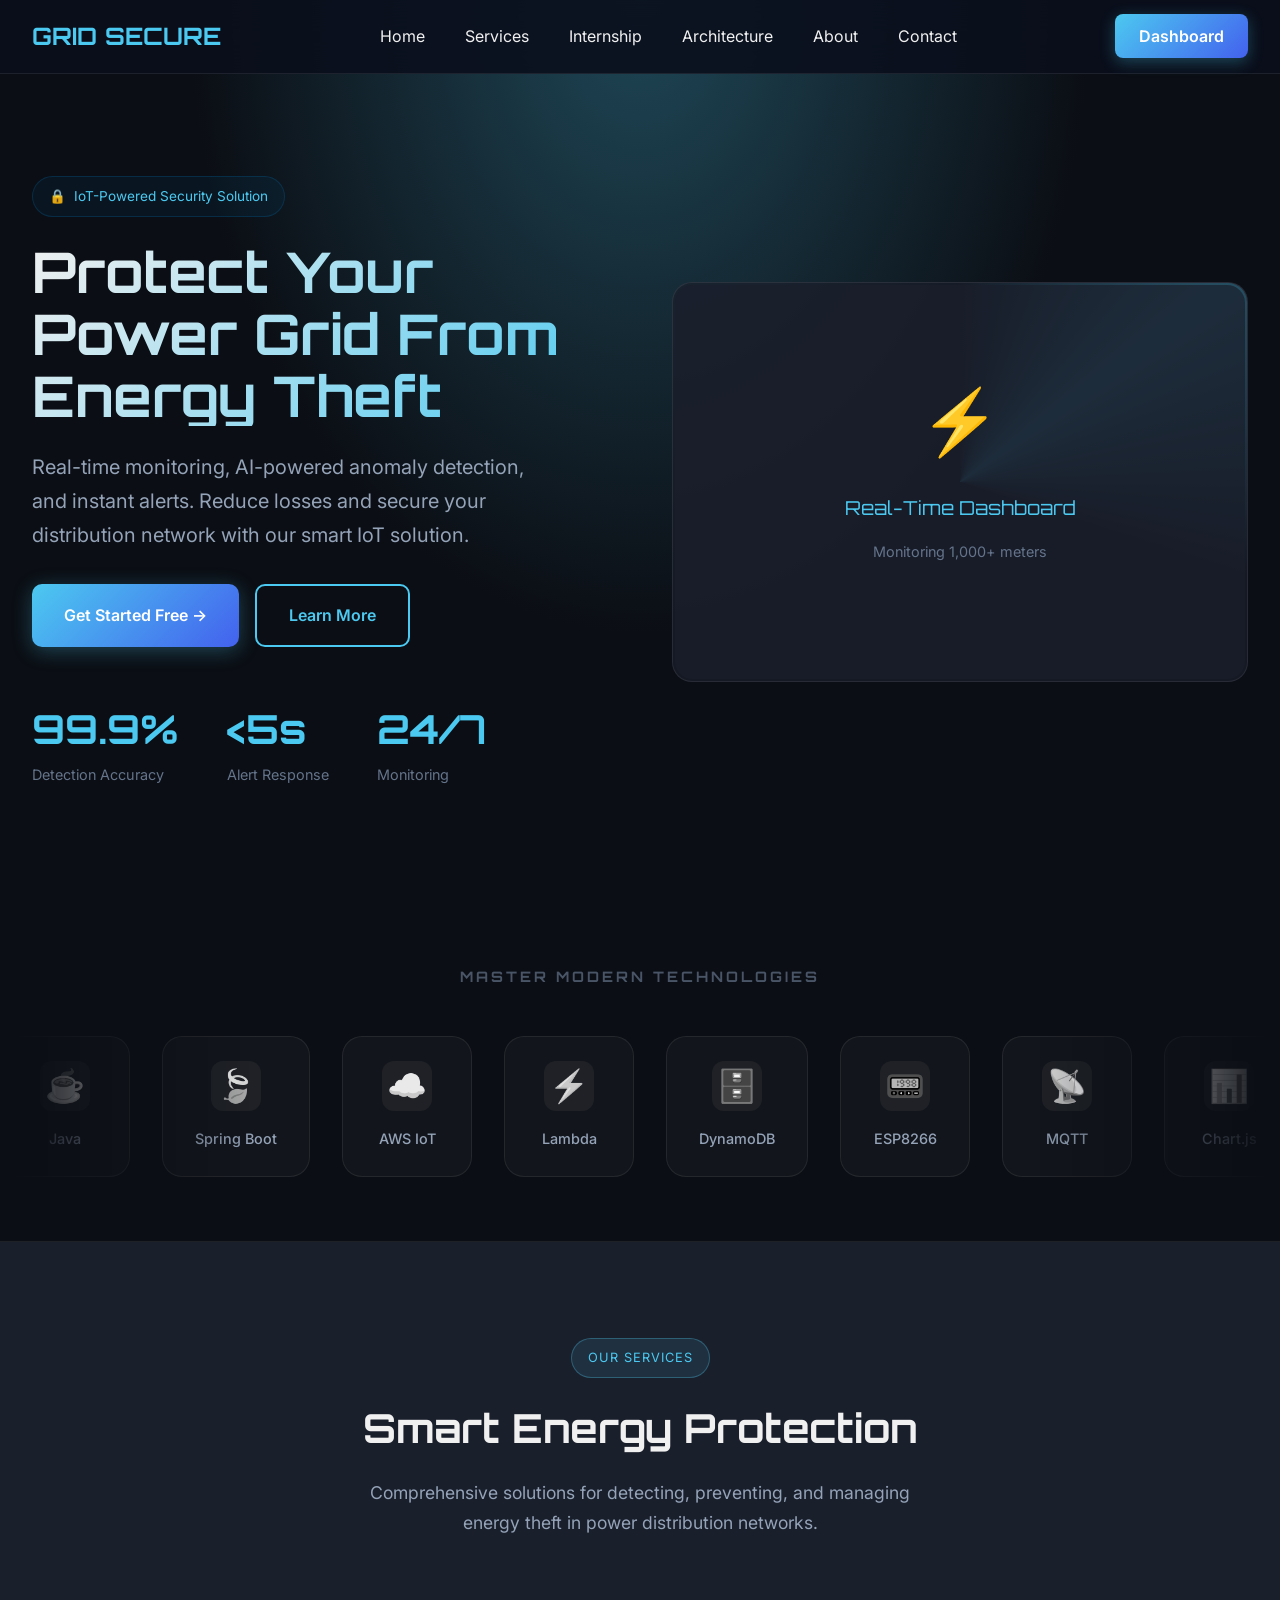
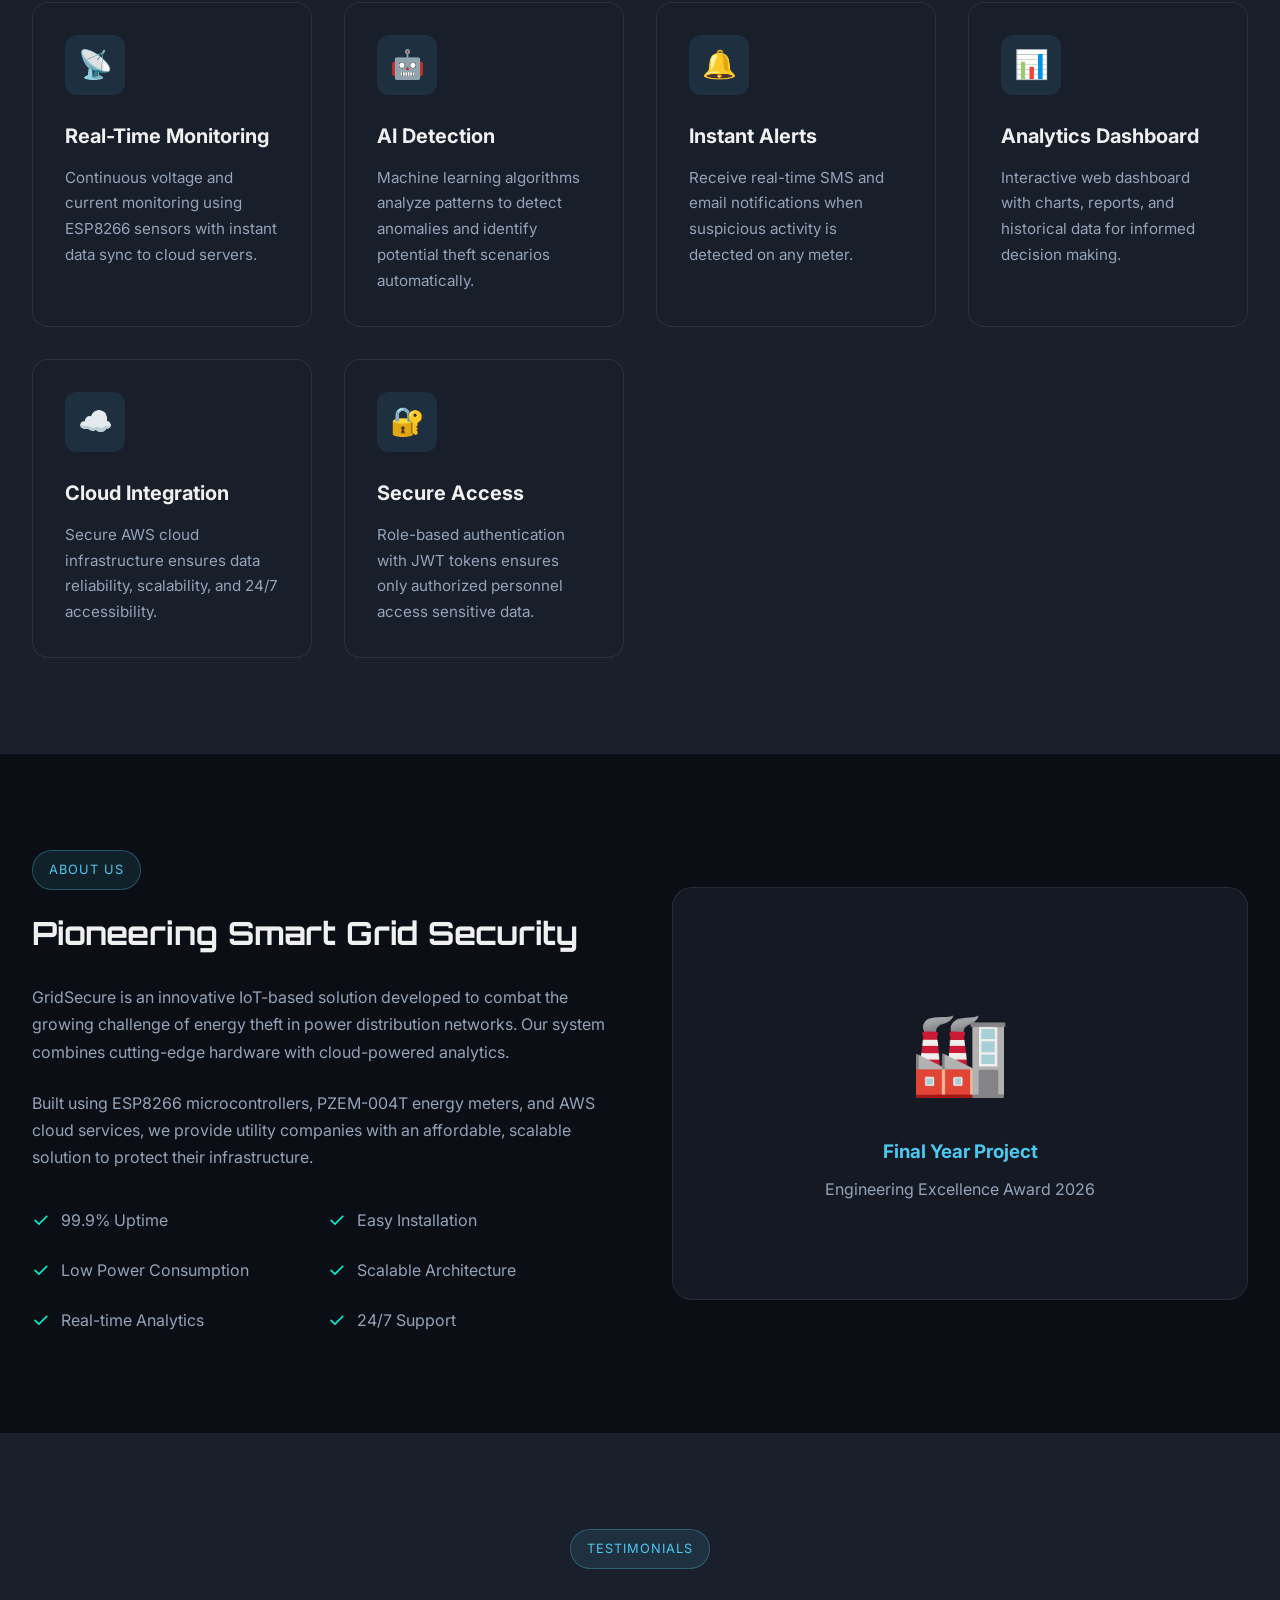
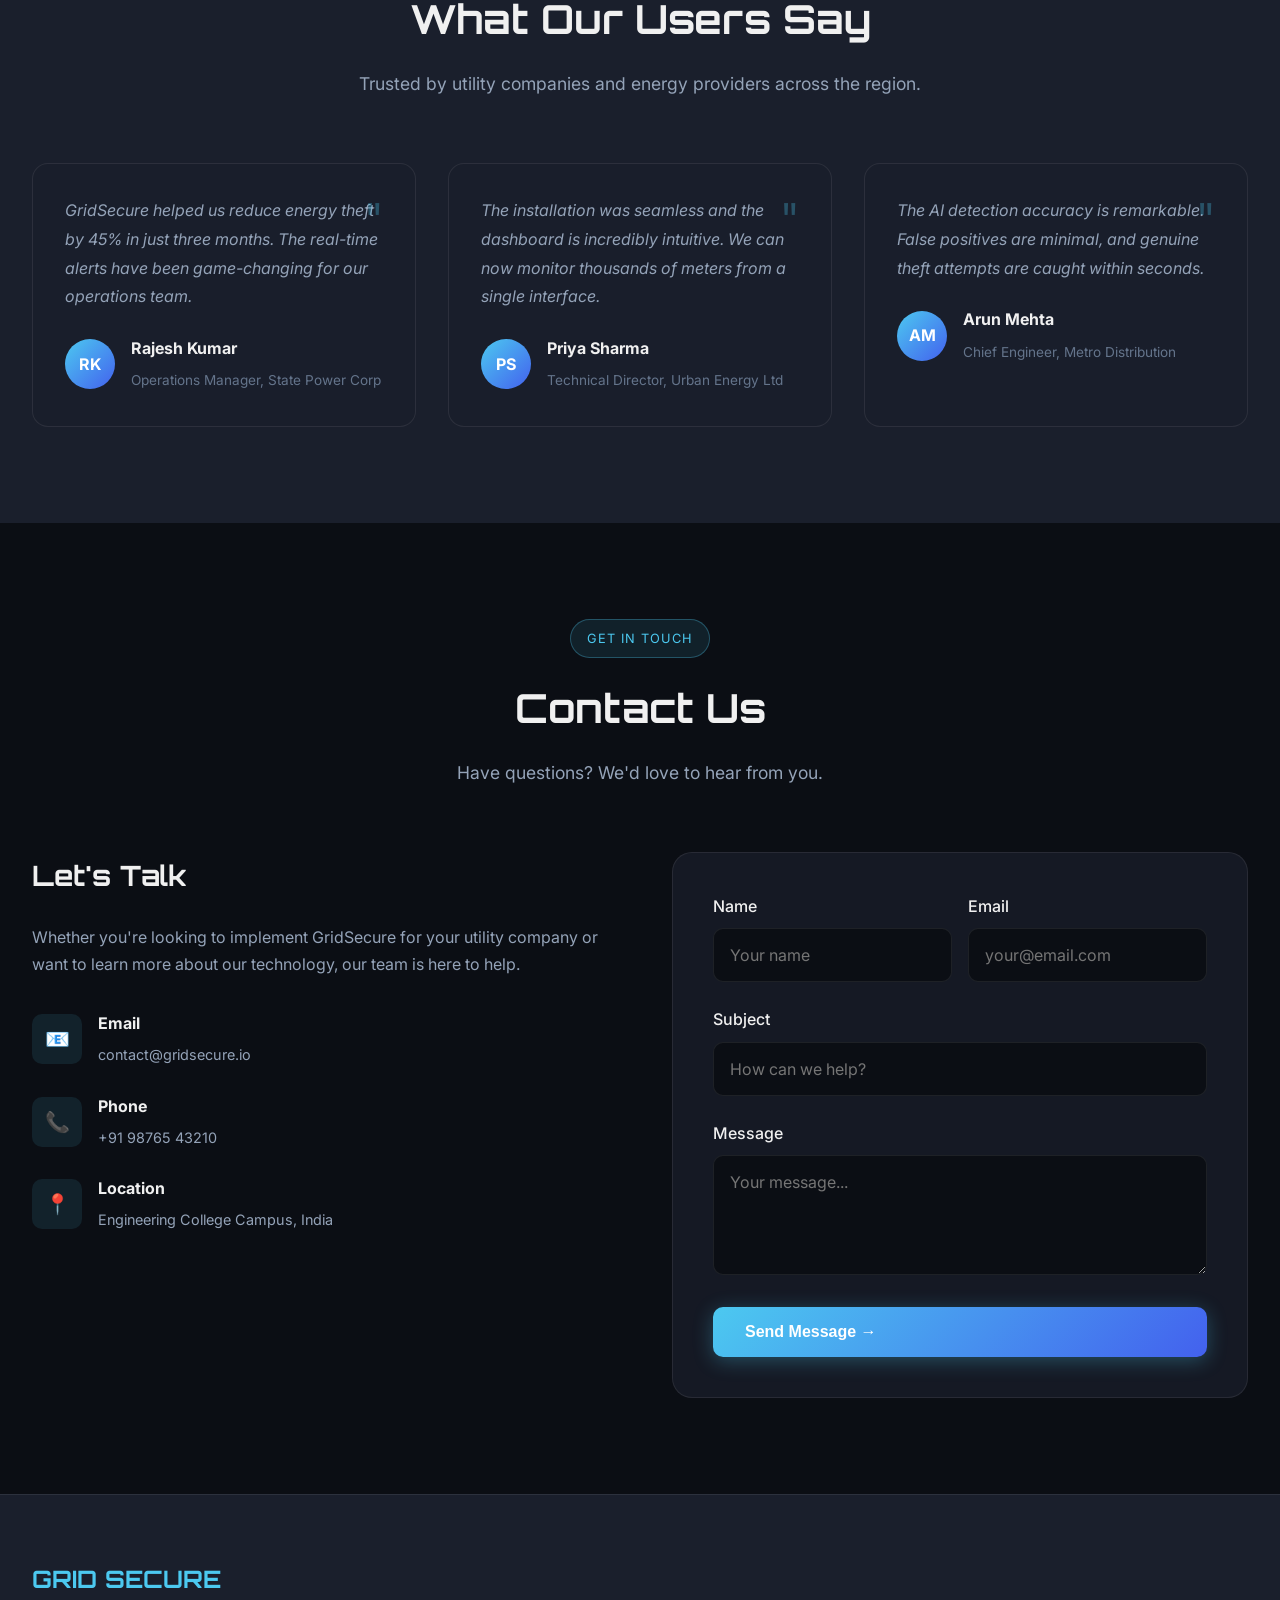
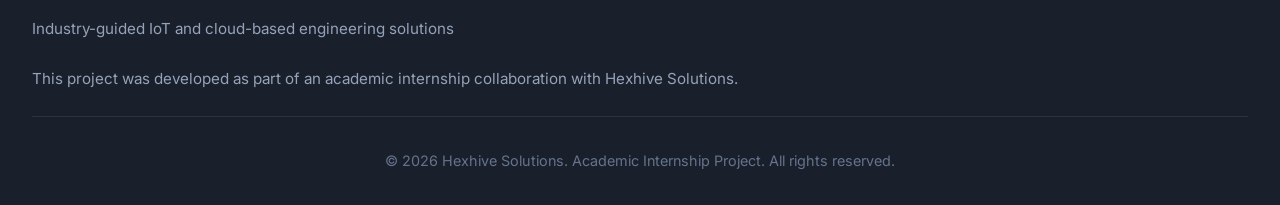
<file: src/main/resources/static/index.html>
<!DOCTYPE html>
<html lang="en">

<head>
    <meta charset="UTF-8">
    <meta name="viewport" content="width=device-width, initial-scale=1.0">
    <meta name="description"
        content="GridSecure - Smart IoT-based Energy Theft Detection System. Real-time monitoring, instant alerts, and cloud analytics for power distribution networks.">
    <meta name="keywords"
        content="energy theft detection, IoT monitoring, smart grid, power analytics, ESP8266, AWS cloud">
    <meta name="author" content="GridSecure">
    <meta name="robots" content="index, follow">

    <!-- Open Graph / Social -->
    <meta property="og:title" content="GridSecure | Smart Energy Theft Detection">
    <meta property="og:description"
        content="Protect your power grid with real-time IoT monitoring and AI-powered theft detection.">
    <meta property="og:type" content="website">

    <link rel="icon" type="image/svg+xml" href="/favicon.svg">
    <title>GridSecure | Smart Energy Theft Detection System</title>

    <link rel="preconnect" href="https://fonts.googleapis.com">
    <link rel="preconnect" href="https://fonts.gstatic.com" crossorigin>
    <link
        href="https://fonts.googleapis.com/css2?family=Inter:wght@300;400;500;600;700&family=Orbitron:wght@400;500;600;700&display=swap"
        rel="stylesheet">

    <style>
        :root {
            /* ===== ANTIGRAVITY "ORBITAL PRECISION" PALETTE ===== */
            --bg-primary: #0B0E14;
            /* Deep Space Black */
            --bg-secondary: #1A1F2C;
            /* Soft Charcoal */
            --bg-card: rgba(26, 31, 44, 0.7);
            /* Glassmorphism */

            /* Primary Accent - The Force (Electric Cyan) */
            --accent: #4CC9F0;
            --accent-hover: #4895EF;
            --accent-glow: rgba(76, 201, 240, 0.3);

            /* Secondary Brand - Magnetic Purple */
            --primary: #4CC9F0;
            --secondary: #7209B7;

            /* Typography */
            --text-primary: #F0F0F0;
            /* Moonlit Grey */
            --text-secondary: #94A3B8;
            --text-muted: #64748B;

            /* Borders & UI */
            --border: rgba(255, 255, 255, 0.08);
            --success: #00F5D4;
            /* Neon Mint */

            /* Gradients - Orbital Precision */
            --gradient-1: linear-gradient(135deg, #4CC9F0 0%, #4361EE 100%);
            --gradient-2: linear-gradient(135deg, #0B0E14 0%, #1A1F2C 100%);

            --font-main: 'Inter', -apple-system, BlinkMacSystemFont, sans-serif;
            --font-heading: 'Orbitron', monospace;

            --shadow-lg: 0 25px 50px -12px rgba(0, 0, 0, 0.5);
            --shadow-glow: 0 0 40px rgba(76, 201, 240, 0.15);
        }

        * {
            margin: 0;
            padding: 0;
            box-sizing: border-box;
        }

        html {
            scroll-behavior: smooth;
        }

        body {
            font-family: var(--font-main);
            background: var(--bg-primary);
            color: var(--text-primary);
            line-height: 1.7;
            overflow-x: hidden;
        }

        a {
            text-decoration: none;
            color: inherit;
            transition: all 0.3s ease;
        }

        ul {
            list-style: none;
        }

        /* ===== NAVIGATION ===== */
        .navbar {
            position: fixed;
            top: 0;
            left: 0;
            right: 0;
            z-index: 1000;
            padding: 1rem 0;
            background: rgba(10, 15, 28, 0.9);
            backdrop-filter: blur(20px);
            border-bottom: 1px solid var(--border);
            transition: all 0.3s ease;
        }

        .navbar.scrolled {
            padding: 0.75rem 0;
            background: rgba(10, 15, 28, 0.98);
        }

        .nav-container {
            max-width: 1280px;
            margin: 0 auto;
            padding: 0 2rem;
            display: flex;
            justify-content: space-between;
            align-items: center;
        }

        .logo {
            font-family: var(--font-heading);
            font-size: 1.5rem;
            font-weight: 700;
            color: var(--accent);
            text-decoration: none;
            display: flex;
            align-items: center;
            gap: 0.5rem;
        }

        .nav-links {
            display: flex;
            list-style: none;
            gap: 2.5rem;
            align-items: center;
        }

        .nav-links a:hover {
            color: var(--accent);
        }

        .nav-links a::after {
            content: '';
            position: absolute;
            bottom: -4px;
            left: 0;
            width: 0;
            height: 2px;
            background: var(--accent);
            transition: width 0.3s ease;
        }

        .nav-links a:hover::after {
            width: 100%;
        }

        .nav-cta {
            padding: 0.75rem 1.5rem;
            background: var(--gradient-1);
            color: white;
            border: none;
            border-radius: 8px;
            font-weight: 600;
            text-decoration: none;
            transition: all 0.3s ease;
            box-shadow: 0 4px 15px var(--accent-glow);
        }

        .nav-cta:hover {
            transform: translateY(-2px);
            box-shadow: 0 8px 25px var(--accent-glow);
        }

        /* ===== LOGIN BUTTON (Outlined ChatGPT Style) ===== */
        .nav-login {
            background: transparent;
            border: 2px solid var(--accent);
            color: var(--accent);
            box-shadow: none;
        }

        .nav-login:hover {
            background: var(--accent);
            color: var(--bg-primary);
            box-shadow: 0 4px 15px var(--accent-glow);
        }

        .hamburger {
            display: none;
            flex-direction: column;
            gap: 5px;
            cursor: pointer;
            padding: 10px;
        }

        .hamburger span {
            width: 25px;
            height: 2px;
            background: var(--text-primary);
            transition: all 0.3s ease;
        }

        /* ===== HERO SECTION ===== */
        .hero {
            min-height: 100vh;
            display: flex;
            align-items: center;
            position: relative;
            overflow: hidden;
            padding: 8rem 2rem 4rem;
        }

        .hero::before {
            content: '';
            position: absolute;
            top: 0;
            left: 0;
            right: 0;
            bottom: 0;
            background: radial-gradient(ellipse at top center, var(--accent-glow) 0%, transparent 50%);
            pointer-events: none;
        }

        .hero-container {
            max-width: 1280px;
            margin: 0 auto;
            width: 100%;
            display: grid;
            grid-template-columns: 1fr 1fr;
            gap: 4rem;
            align-items: center;
        }

        .hero-content {
            z-index: 1;
        }

        .hero-badge {
            display: inline-flex;
            align-items: center;
            gap: 0.5rem;
            padding: 0.5rem 1rem;
            background: rgba(0, 98, 155, 0.1);
            border: 1px solid rgba(0, 98, 155, 0.3);
            border-radius: 50px;
            font-size: 0.85rem;
            color: var(--primary);
            margin-bottom: 1.5rem;
        }

        .hero-badge::before {
            content: '🔒';
        }

        .hero h1 {
            font-family: var(--font-heading);
            font-size: 3.5rem;
            font-weight: 700;
            line-height: 1.1;
            margin-bottom: 1.5rem;
            background: linear-gradient(135deg, var(--text-primary) 0%, var(--primary) 100%);
            -webkit-background-clip: text;
            -webkit-text-fill-color: transparent;
            background-clip: text;
        }

        .hero p {
            font-size: 1.25rem;
            color: var(--text-secondary);
            margin-bottom: 2rem;
            max-width: 500px;
        }

        .hero-buttons {
            display: flex;
            gap: 1rem;
            margin-bottom: 3rem;
        }

        .btn-primary {
            padding: 1rem 2rem;
            background: var(--gradient-1);
            color: white;
            border: none;
            border-radius: 10px;
            font-size: 1rem;
            font-weight: 600;
            cursor: pointer;
            text-decoration: none;
            display: inline-flex;
            align-items: center;
            gap: 0.5rem;
            transition: all 0.3s ease;
            box-shadow: 0 4px 20px var(--accent-glow);
        }

        .btn-primary:hover {
            transform: translateY(-3px);
            box-shadow: 0 10px 30px var(--accent-glow);
        }

        .btn-secondary {
            padding: 1rem 2rem;
            background: transparent;
            color: var(--primary);
            border: 2px solid var(--primary);
            border-radius: 10px;
            font-size: 1rem;
            font-weight: 600;
            cursor: pointer;
            text-decoration: none;
            transition: all 0.3s ease;
        }

        .btn-secondary:hover {
            border-color: var(--accent);
            color: var(--accent);
        }

        .hero-stats {
            display: flex;
            gap: 3rem;
        }

        .stat-item {
            text-align: left;
        }

        .stat-number {
            font-family: var(--font-heading);
            font-size: 2.5rem;
            font-weight: 700;
            color: var(--accent);
        }

        .stat-label {
            font-size: 0.9rem;
            color: var(--text-muted);
        }

        .hero-image {
            position: relative;
            z-index: 1;
        }

        .hero-image img {
            width: 100%;
            border-radius: 20px;
            box-shadow: var(--shadow-lg);
        }

        .hero-visual {
            width: 100%;
            height: 400px;
            background: var(--bg-card);
            border-radius: 20px;
            border: 1px solid var(--border);
            display: flex;
            align-items: center;
            justify-content: center;
            position: relative;
            overflow: hidden;
        }

        .hero-visual::before {
            content: '';
            position: absolute;
            top: -50%;
            left: -50%;
            width: 200%;
            height: 200%;
            background: conic-gradient(from 0deg, transparent, var(--accent-glow), transparent 30%);
            animation: rotate 10s linear infinite;
        }

        .hero-visual-inner {
            position: relative;
            width: calc(100% - 4px);
            height: calc(100% - 4px);
            background: var(--bg-card);
            border-radius: 18px;
            display: flex;
            flex-direction: column;
            align-items: center;
            justify-content: center;
            gap: 1rem;
        }

        .hero-visual-icon {
            font-size: 4rem;
        }

        .hero-visual-text {
            font-family: var(--font-heading);
            font-size: 1.2rem;
            color: var(--accent);
        }

        @keyframes rotate {
            100% {
                transform: rotate(360deg);
            }
        }

        /* ===== SECTION STYLES ===== */
        section {
            padding: 6rem 2rem;
        }

        .section-container {
            max-width: 1280px;
            margin: 0 auto;
        }

        .section-header {
            text-align: center;
            margin-bottom: 4rem;
        }

        .section-badge {
            display: inline-block;
            padding: 0.5rem 1rem;
            background: rgba(76, 201, 240, 0.1);
            border: 1px solid rgba(76, 201, 240, 0.3);
            border-radius: 50px;
            font-size: 0.8rem;
            color: var(--accent);
            text-transform: uppercase;
            letter-spacing: 1px;
            margin-bottom: 1rem;
        }

        .section-title {
            font-family: var(--font-heading);
            font-size: 2.5rem;
            margin-bottom: 1rem;
            color: var(--text-primary);
        }

        .section-subtitle {
            font-size: 1.1rem;
            color: var(--text-secondary);
            max-width: 600px;
            margin: 0 auto;
        }

        /* ===== TECH TICKER ===== */
        .tech-ticker-section {
            padding: 4rem 0;
            background: var(--bg-primary);
            overflow: hidden;
            border-bottom: 1px solid var(--border);
            position: relative;
        }

        .ticker-title {
            text-align: center;
            font-family: var(--font-heading);
            color: var(--text-muted);
            font-size: 0.9rem;
            letter-spacing: 3px;
            margin-bottom: 3rem;
            text-transform: uppercase;
            opacity: 0.7;
        }

        .ticker-wrap {
            width: 100%;
            overflow: hidden;
            mask-image: linear-gradient(to right, transparent, black 20%, black 80%, transparent);
            -webkit-mask-image: linear-gradient(to right, transparent, black 20%, black 80%, transparent);
        }

        .ticker-move {
            display: flex;
            gap: 2rem;
            width: max-content;
            animation: ticker 40s linear infinite;
        }

        .ticker-move:hover {
            animation-play-state: paused;
        }

        .ticker-item {
            display: flex;
            flex-direction: column;
            align-items: center;
            justify-content: center;
            gap: 1rem;
            color: var(--text-secondary);
            font-weight: 500;
            font-size: 0.9rem;
            padding: 1.5rem 2rem;
            background: rgba(255, 255, 255, 0.03);
            border: 1px solid var(--border);
            border-radius: 20px;
            min-width: 130px;
            transition: all 0.3s;
            cursor: pointer;
        }

        .ticker-item:hover {
            border-color: var(--accent);
            background: rgba(76, 201, 240, 0.05);
            color: var(--text-primary);
            transform: translateY(-5px);
            box-shadow: 0 10px 30px -10px var(--accent-glow);
        }

        .ticker-item .icon {
            font-size: 2rem;
            filter: grayscale(100%);
            transition: all 0.3s;
            display: flex;
            align-items: center;
            justify-content: center;
            width: 50px;
            height: 50px;
            background: rgba(255, 255, 255, 0.05);
            border-radius: 12px;
        }

        .ticker-item:hover .icon {
            filter: grayscale(0%);
            background: rgba(76, 201, 240, 0.1);
            transform: scale(1.1);
        }

        @keyframes ticker {
            0% {
                transform: translateX(0);
            }

            100% {
                transform: translateX(-50%);
            }
        }

        /* ===== SERVICES SECTION ===== */
        #services {
            background: var(--bg-secondary);
        }

        .services-grid {
            display: grid;
            grid-template-columns: repeat(auto-fit, minmax(280px, 1fr));
            gap: 2rem;
        }

        .service-card {
            background: var(--bg-card);
            border: 1px solid var(--border);
            border-radius: 16px;
            padding: 2rem;
            transition: all 0.3s ease;
            position: relative;
            overflow: hidden;
        }

        .service-card::before {
            content: '';
            position: absolute;
            top: 0;
            left: 0;
            right: 0;
            height: 3px;
            background: var(--gradient-1);
            transform: scaleX(0);
            transition: transform 0.3s ease;
        }

        .service-card:hover {
            transform: translateY(-8px);
            border-color: var(--accent);
            box-shadow: var(--shadow-glow);
        }

        .service-card:hover::before {
            transform: scaleX(1);
        }

        .service-icon {
            width: 60px;
            height: 60px;
            background: rgba(76, 201, 240, 0.1);
            border-radius: 12px;
            display: flex;
            align-items: center;
            justify-content: center;
            font-size: 1.75rem;
            margin-bottom: 1.5rem;
        }

        .service-card h3 {
            font-size: 1.25rem;
            margin-bottom: 0.75rem;
            color: var(--text-primary);
        }

        .service-card p {
            color: var(--text-secondary);
            font-size: 0.95rem;
        }

        /* ===== ABOUT SECTION ===== */
        #about {
            background: var(--bg-primary);
        }

        .about-grid {
            display: grid;
            grid-template-columns: 1fr 1fr;
            gap: 4rem;
            align-items: center;
        }

        .about-content h2 {
            font-family: var(--font-heading);
            font-size: 2rem;
            margin-bottom: 1.5rem;
            color: var(--text-primary);
        }

        .about-content p {
            color: var(--text-secondary);
            margin-bottom: 1.5rem;
        }

        .about-features {
            display: grid;
            grid-template-columns: 1fr 1fr;
            gap: 1rem;
            margin-top: 2rem;
        }

        .about-feature {
            display: flex;
            align-items: center;
            gap: 0.75rem;
            color: var(--text-secondary);
        }

        .about-feature .check {
            color: var(--success);
            font-size: 1.25rem;
        }

        .about-image {
            background: var(--bg-card);
            border: 1px solid var(--border);
            border-radius: 20px;
            padding: 2rem;
            text-align: center;
        }

        .about-image img {
            width: 100%;
            border-radius: 12px;
        }

        /* ===== TESTIMONIALS ===== */
        #testimonials {
            background: var(--bg-secondary);
        }

        .testimonials-grid {
            display: grid;
            grid-template-columns: repeat(auto-fit, minmax(350px, 1fr));
            gap: 2rem;
        }

        .testimonial-card {
            background: var(--bg-card);
            border: 1px solid var(--border);
            border-radius: 16px;
            padding: 2rem;
            position: relative;
        }

        .testimonial-quote {
            font-size: 3rem;
            color: var(--accent);
            opacity: 0.3;
            position: absolute;
            top: 1rem;
            right: 2rem;
        }

        .testimonial-text {
            color: var(--text-secondary);
            font-size: 1rem;
            line-height: 1.8;
            margin-bottom: 1.5rem;
            font-style: italic;
        }

        .testimonial-author {
            display: flex;
            align-items: center;
            gap: 1rem;
        }

        .testimonial-avatar {
            width: 50px;
            height: 50px;
            border-radius: 50%;
            background: var(--gradient-1);
            display: flex;
            align-items: center;
            justify-content: center;
            font-weight: 700;
            color: white;
        }

        .testimonial-info h4 {
            color: var(--text-primary);
            font-size: 1rem;
            margin-bottom: 0.25rem;
        }

        .testimonial-info span {
            color: var(--text-muted);
            font-size: 0.85rem;
        }

        /* ===== CONTACT SECTION ===== */
        #contact {
            background: var(--bg-primary);
        }

        .contact-grid {
            display: grid;
            grid-template-columns: 1fr 1fr;
            gap: 4rem;
        }

        .contact-info h3 {
            font-family: var(--font-heading);
            font-size: 1.75rem;
            margin-bottom: 1.5rem;
            color: var(--text-primary);
        }

        .contact-info p {
            color: var(--text-secondary);
            margin-bottom: 2rem;
        }

        .contact-details {
            display: flex;
            flex-direction: column;
            gap: 1.5rem;
        }

        .contact-item {
            display: flex;
            align-items: center;
            gap: 1rem;
        }

        .contact-icon {
            width: 50px;
            height: 50px;
            background: rgba(76, 201, 240, 0.1);
            border-radius: 10px;
            display: flex;
            align-items: center;
            justify-content: center;
            font-size: 1.25rem;
        }

        .contact-item-text h4 {
            color: var(--text-primary);
            font-size: 1rem;
            margin-bottom: 0.25rem;
        }

        .contact-item-text span {
            color: var(--text-secondary);
            font-size: 0.9rem;
        }

        .contact-form {
            background: var(--bg-card);
            border: 1px solid var(--border);
            border-radius: 20px;
            padding: 2.5rem;
        }

        .form-group {
            margin-bottom: 1.5rem;
        }

        .form-group label {
            display: block;
            color: var(--text-primary);
            font-weight: 500;
            margin-bottom: 0.5rem;
        }

        .form-group input,
        .form-group textarea {
            width: 100%;
            padding: 1rem;
            background: var(--bg-primary);
            border: 1px solid var(--border);
            border-radius: 10px;
            color: var(--text-primary);
            font-family: var(--font-main);
            font-size: 1rem;
            transition: border-color 0.3s ease;
        }

        .form-group input:focus,
        .form-group textarea:focus {
            outline: none;
            border-color: var(--accent);
        }

        .form-group textarea {
            min-height: 120px;
            resize: vertical;
        }

        .form-row {
            display: grid;
            grid-template-columns: 1fr 1fr;
            gap: 1rem;
        }

        /* ===== FOOTER ===== */
        footer {
            background: var(--bg-secondary);
            border-top: 1px solid var(--border);
            padding: 4rem 2rem 2rem;
        }

        .footer-container {
            max-width: 1280px;
            margin: 0 auto;
        }

        .footer-grid {
            display: grid;
            grid-template-columns: 2fr 1fr 1fr 1fr;
            gap: 3rem;
            margin-bottom: 3rem;
        }

        .footer-brand .logo {
            margin-bottom: 1rem;
        }

        .footer-brand p {
            color: var(--text-secondary);
            font-size: 0.95rem;
            margin-bottom: 1.5rem;
        }

        .footer-social {
            display: flex;
            gap: 1rem;
        }

        .footer-social a {
            width: 40px;
            height: 40px;
            background: var(--bg-card);
            border: 1px solid var(--border);
            border-radius: 8px;
            display: flex;
            align-items: center;
            justify-content: center;
            color: var(--text-secondary);
            text-decoration: none;
            transition: all 0.3s ease;
        }

        .footer-social a:hover {
            background: var(--accent);
            border-color: var(--accent);
            color: white;
        }

        .footer-column h4 {
            color: var(--text-primary);
            font-size: 1rem;
            margin-bottom: 1.5rem;
        }

        .footer-column ul {
            list-style: none;
        }

        .footer-column li {
            margin-bottom: 0.75rem;
        }

        .footer-column a {
            color: var(--text-secondary);
            text-decoration: none;
            font-size: 0.95rem;
            transition: color 0.3s ease;
        }

        .footer-column a:hover {
            color: var(--accent);
        }

        .footer-bottom {
            border-top: 1px solid var(--border);
            padding-top: 2rem;
            text-align: center;
            color: var(--text-muted);
            font-size: 0.9rem;
        }

        /* ===== RESPONSIVE ===== */
        @media (max-width: 1024px) {
            .hero-container {
                grid-template-columns: 1fr;
                text-align: center;
            }

            .hero h1 {
                font-size: 2.5rem;
            }

            .hero p {
                margin: 0 auto 2rem;
            }

            .hero-buttons {
                justify-content: center;
            }

            .hero-stats {
                justify-content: center;
            }

            .hero-image {
                display: none;
            }

            .about-grid,
            .contact-grid {
                grid-template-columns: 1fr;
            }

            .footer-grid {
                grid-template-columns: 1fr 1fr;
            }
        }

        @media (max-width: 768px) {
            .nav-links {
                display: none;
                position: absolute;
                top: 100%;
                left: 0;
                right: 0;
                background: var(--bg-primary);
                flex-direction: column;
                padding: 2rem;
                gap: 1.5rem;
                border-bottom: 1px solid var(--border);
            }

            .nav-links.active {
                display: flex;
            }

            .hamburger {
                display: flex;
            }

            /* Hide desktop auth section on mobile */
            .auth-section {
                display: none;
            }

            /* Show mobile auth link in nav menu */
            .mobile-auth-link {
                display: block;
            }

            /* Hide mobile auth link when user is logged in */
            .mobile-auth-link.hidden {
                display: none;
            }

            .hero {
                padding: 7rem 1rem 3rem;
            }

            .hero h1 {
                font-size: 2rem;
            }

            .hero-buttons {
                flex-direction: column;
            }

            .hero-stats {
                flex-direction: column;
                gap: 1.5rem;
            }

            .stat-item {
                text-align: center;
            }

            .about-features {
                grid-template-columns: 1fr;
            }

            .form-row {
                grid-template-columns: 1fr;
            }

            .testimonials-grid {
                grid-template-columns: 1fr;
            }

            .footer-grid {
                grid-template-columns: 1fr;
                text-align: center;
            }

            .footer-social {
                justify-content: center;
            }
        }
    </style>
</head>

<body>
    <!-- Navigation -->
    <nav class="navbar" id="navbar">
        <div class="nav-container">
            <a href="/" class="logo">GRID<span>SECURE</span></a>
            <ul class="nav-links" id="navLinks">
                <li><a href="#home">Home</a></li>
                <li><a href="#services">Services</a></li>
                <li><a href="internship.html">Internship</a></li>
                <li><a href="/architecture.html">Architecture</a></li>
                <li><a href="#about">About</a></li>
                <li><a href="#contact">Contact</a></li>

            </ul>

            <!-- Dashboard Button -->
            <div class="auth-section">
                <a href="/dashboard.html" class="nav-cta">Dashboard</a>
            </div>

            <div class="hamburger" id="hamburger" onclick="toggleMenu()">
                <span></span>
                <span></span>
                <span></span>
            </div>
        </div>
    </nav>

    <!-- Hero Section -->
    <section class="hero" id="home">
        <div class="hero-container">
            <div class="hero-content">
                <div class="hero-badge">IoT-Powered Security Solution</div>
                <h1>Protect Your Power Grid From Energy Theft</h1>
                <p>Real-time monitoring, AI-powered anomaly detection, and instant alerts. Reduce losses and secure
                    your
                    distribution network with our smart IoT solution.</p>

                <div class="hero-buttons">
                    <a href="/dashboard.html" class="btn-primary">
                        Get Started Free →
                    </a>
                    <a href="#services" class="btn-secondary">
                        Learn More
                    </a>
                </div>

                <div class="hero-stats">
                    <div class="stat-item">
                        <div class="stat-number">99.9%</div>
                        <div class="stat-label">Detection Accuracy</div>
                    </div>
                    <div class="stat-item">
                        <div class="stat-number">&lt;5s</div>
                        <div class="stat-label">Alert Response</div>
                    </div>
                    <div class="stat-item">
                        <div class="stat-number">24/7</div>
                        <div class="stat-label">Monitoring</div>
                    </div>
                </div>
            </div>

            <div class="hero-image">
                <div class="hero-visual">
                    <div class="hero-visual-inner">
                        <div class="hero-visual-icon">⚡</div>
                        <div class="hero-visual-text">Real-Time Dashboard</div>
                        <p style="color: var(--text-muted); font-size: 0.9rem;">Monitoring 1,000+ meters</p>
                    </div>
                </div>
            </div>
        </div>
    </section>

    <!-- Tech Ticker Section -->
    <section class="tech-ticker-section">
        <div class="section-container">
            <h2 class="ticker-title">Master Modern Technologies</h2>
            <div class="ticker-wrap">
                <div class="ticker-move">
                    <!-- Item Set 1 -->
                    <div class="ticker-item"><span class="icon">☕</span>Java</div>
                    <div class="ticker-item"><span class="icon">🍃</span>Spring Boot</div>
                    <div class="ticker-item"><span class="icon">☁️</span>AWS IoT</div>
                    <div class="ticker-item"><span class="icon">⚡</span>Lambda</div>
                    <div class="ticker-item"><span class="icon">🗄️</span>DynamoDB</div>
                    <div class="ticker-item"><span class="icon">📟</span>ESP8266</div>
                    <div class="ticker-item"><span class="icon">📡</span>MQTT</div>
                    <div class="ticker-item"><span class="icon">📊</span>Chart.js</div>
                    <div class="ticker-item"><span class="icon">🔐</span>JWT Auth</div>
                    <div class="ticker-item"><span class="icon">🐋</span>Docker</div>

                    <!-- Item Set 2 (Duplicate for loop) -->
                    <div class="ticker-item"><span class="icon">☕</span>Java</div>
                    <div class="ticker-item"><span class="icon">🍃</span>Spring Boot</div>
                    <div class="ticker-item"><span class="icon">☁️</span>AWS IoT</div>
                    <div class="ticker-item"><span class="icon">⚡</span>Lambda</div>
                    <div class="ticker-item"><span class="icon">🗄️</span>DynamoDB</div>
                    <div class="ticker-item"><span class="icon">📟</span>ESP8266</div>
                    <div class="ticker-item"><span class="icon">📡</span>MQTT</div>
                    <div class="ticker-item"><span class="icon">📊</span>Chart.js</div>
                    <div class="ticker-item"><span class="icon">🔐</span>JWT Auth</div>
                    <div class="ticker-item"><span class="icon">🐋</span>Docker</div>
                </div>
            </div>
        </div>
    </section>

    <!-- Services Section -->
    <section id="services">
        <div class="section-container">
            <div class="section-header">
                <span class="section-badge">Our Services</span>
                <h2 class="section-title">Smart Energy Protection</h2>
                <p class="section-subtitle">Comprehensive solutions for detecting, preventing, and managing energy
                    theft
                    in power distribution networks.</p>
            </div>

            <div class="services-grid">
                <div class="service-card">
                    <div class="service-icon">📡</div>
                    <h3>Real-Time Monitoring</h3>
                    <p>Continuous voltage and current monitoring using ESP8266 sensors with instant data sync to
                        cloud
                        servers.</p>
                </div>
                <div class="service-card">
                    <div class="service-icon">🤖</div>
                    <h3>AI Detection</h3>
                    <p>Machine learning algorithms analyze patterns to detect anomalies and identify potential theft
                        scenarios automatically.</p>
                </div>
                <div class="service-card">
                    <div class="service-icon">🔔</div>
                    <h3>Instant Alerts</h3>
                    <p>Receive real-time SMS and email notifications when suspicious activity is detected on any
                        meter.
                    </p>
                </div>
                <div class="service-card">
                    <div class="service-icon">📊</div>
                    <h3>Analytics Dashboard</h3>
                    <p>Interactive web dashboard with charts, reports, and historical data for informed decision
                        making.
                    </p>
                </div>
                <div class="service-card">
                    <div class="service-icon">☁️</div>
                    <h3>Cloud Integration</h3>
                    <p>Secure AWS cloud infrastructure ensures data reliability, scalability, and 24/7
                        accessibility.
                    </p>
                </div>
                <div class="service-card">
                    <div class="service-icon">🔐</div>
                    <h3>Secure Access</h3>
                    <p>Role-based authentication with JWT tokens ensures only authorized personnel access sensitive
                        data.</p>
                </div>
            </div>
        </div>
    </section>

    <!-- About Section -->
    <section id="about">
        <div class="section-container">
            <div class="about-grid">
                <div class="about-content">
                    <span class="section-badge">About Us</span>
                    <h2>Pioneering Smart Grid Security</h2>
                    <p>GridSecure is an innovative IoT-based solution developed to combat the growing challenge of
                        energy theft in power distribution networks. Our system combines cutting-edge hardware with
                        cloud-powered analytics.</p>
                    <p>Built using ESP8266 microcontrollers, PZEM-004T energy meters, and AWS cloud services, we
                        provide
                        utility companies with an affordable, scalable solution to protect their infrastructure.</p>

                    <div class="about-features">
                        <div class="about-feature">
                            <span class="check">✓</span>
                            <span>99.9% Uptime</span>
                        </div>
                        <div class="about-feature">
                            <span class="check">✓</span>
                            <span>Easy Installation</span>
                        </div>
                        <div class="about-feature">
                            <span class="check">✓</span>
                            <span>Low Power Consumption</span>
                        </div>
                        <div class="about-feature">
                            <span class="check">✓</span>
                            <span>Scalable Architecture</span>
                        </div>
                        <div class="about-feature">
                            <span class="check">✓</span>
                            <span>Real-time Analytics</span>
                        </div>
                        <div class="about-feature">
                            <span class="check">✓</span>
                            <span>24/7 Support</span>
                        </div>
                    </div>
                </div>
                <div class="about-image">
                    <div style="padding: 4rem 2rem; text-align: center;">
                        <div style="font-size: 5rem; margin-bottom: 1rem;">🏭</div>
                        <h3 style="color: var(--accent); margin-bottom: 0.5rem;">Final Year Project</h3>
                        <p style="color: var(--text-secondary);">Engineering Excellence Award 2026</p>
                    </div>
                </div>
            </div>
        </div>
    </section>

    <!-- Testimonials Section -->
    <section id="testimonials">
        <div class="section-container">
            <div class="section-header">
                <span class="section-badge">Testimonials</span>
                <h2 class="section-title">What Our Users Say</h2>
                <p class="section-subtitle">Trusted by utility companies and energy providers across the region.</p>
            </div>

            <div class="testimonials-grid">
                <div class="testimonial-card">
                    <div class="testimonial-quote">"</div>
                    <p class="testimonial-text">GridSecure helped us reduce energy theft by 45% in just three
                        months.
                        The real-time alerts have been game-changing for our operations team.</p>
                    <div class="testimonial-author">
                        <div class="testimonial-avatar">RK</div>
                        <div class="testimonial-info">
                            <h4>Rajesh Kumar</h4>
                            <span>Operations Manager, State Power Corp</span>
                        </div>
                    </div>
                </div>
                <div class="testimonial-card">
                    <div class="testimonial-quote">"</div>
                    <p class="testimonial-text">The installation was seamless and the dashboard is incredibly
                        intuitive.
                        We can now monitor thousands of meters from a single interface.</p>
                    <div class="testimonial-author">
                        <div class="testimonial-avatar">PS</div>
                        <div class="testimonial-info">
                            <h4>Priya Sharma</h4>
                            <span>Technical Director, Urban Energy Ltd</span>
                        </div>
                    </div>
                </div>
                <div class="testimonial-card">
                    <div class="testimonial-quote">"</div>
                    <p class="testimonial-text">The AI detection accuracy is remarkable. False positives are
                        minimal,
                        and genuine theft attempts are caught within seconds.</p>
                    <div class="testimonial-author">
                        <div class="testimonial-avatar">AM</div>
                        <div class="testimonial-info">
                            <h4>Arun Mehta</h4>
                            <span>Chief Engineer, Metro Distribution</span>
                        </div>
                    </div>
                </div>
            </div>
        </div>
    </section>

    <!-- Contact Section -->
    <section id="contact">
        <div class="section-container">
            <div class="section-header">
                <span class="section-badge">Get In Touch</span>
                <h2 class="section-title">Contact Us</h2>
                <p class="section-subtitle">Have questions? We'd love to hear from you.</p>
            </div>

            <div class="contact-grid">
                <div class="contact-info">
                    <h3>Let's Talk</h3>
                    <p>Whether you're looking to implement GridSecure for your utility company or want to learn more
                        about our technology, our team is here to help.</p>

                    <div class="contact-details">
                        <div class="contact-item">
                            <div class="contact-icon">📧</div>
                            <div class="contact-item-text">
                                <h4>Email</h4>
                                <span>contact@gridsecure.io</span>
                            </div>
                        </div>
                        <div class="contact-item">
                            <div class="contact-icon">📞</div>
                            <div class="contact-item-text">
                                <h4>Phone</h4>
                                <span>+91 98765 43210</span>
                            </div>
                        </div>
                        <div class="contact-item">
                            <div class="contact-icon">📍</div>
                            <div class="contact-item-text">
                                <h4>Location</h4>
                                <span>Engineering College Campus, India</span>
                            </div>
                        </div>
                    </div>
                </div>

                <form class="contact-form" onsubmit="handleSubmit(event)">
                    <div class="form-row">
                        <div class="form-group">
                            <label for="name">Name</label>
                            <input type="text" id="name" placeholder="Your name" required>
                        </div>
                        <div class="form-group">
                            <label for="email">Email</label>
                            <input type="email" id="email" placeholder="your@email.com" required>
                        </div>
                    </div>
                    <div class="form-group">
                        <label for="subject">Subject</label>
                        <input type="text" id="subject" placeholder="How can we help?">
                    </div>
                    <div class="form-group">
                        <label for="message">Message</label>
                        <textarea id="message" placeholder="Your message..." required></textarea>
                    </div>
                    <button type="submit" class="btn-primary" style="width: 100%;">
                        Send Message →
                    </button>
                </form>
            </div>
        </div>
    </section>

    <!-- Footer -->
    <footer>
        <div class="container footer-content">
            <div class="footer-brand">
                <a href="/" class="logo">GRID<span>SECURE</span></a>
                <p>Industry-guided IoT and cloud-based engineering solutions</p>
                <p class="footer-collab">This project was developed as part of an academic internship collaboration with
                    Hexhive Solutions.</p>
            </div>
            <div class="footer-bottom">
                <p>&copy; 2026 Hexhive Solutions. Academic Internship Project. All rights reserved.</p>
            </div>
        </div>
    </footer>

    <script>
        // Navbar scroll effect
        window.addEventListener('scroll', function () {
            const navbar = document.getElementById('navbar');
            if (window.scrollY > 50) {
                navbar.classList.add('scrolled');
            } else {
                navbar.classList.remove('scrolled');
            }
        });

        // Mobile menu toggle
        function toggleMenu() {
            document.getElementById('navLinks').classList.toggle('active');
        }

        // Smooth scroll for anchor links
        document.querySelectorAll('a[href^="#"]').forEach(anchor => {
            anchor.addEventListener('click', function (e) {
                e.preventDefault();
                const target = document.querySelector(this.getAttribute('href'));
                if (target) {
                    target.scrollIntoView({ behavior: 'smooth', block: 'start' });
                    document.getElementById('navLinks').classList.remove('active');
                }
            });
        });

        // Contact form handler
        function handleSubmit(e) {
            e.preventDefault();
            alert('Thank you for your message! We will get back to you within 24 hours.');
            e.target.reset();
        }
    </script>
</body>

</html>
</file>
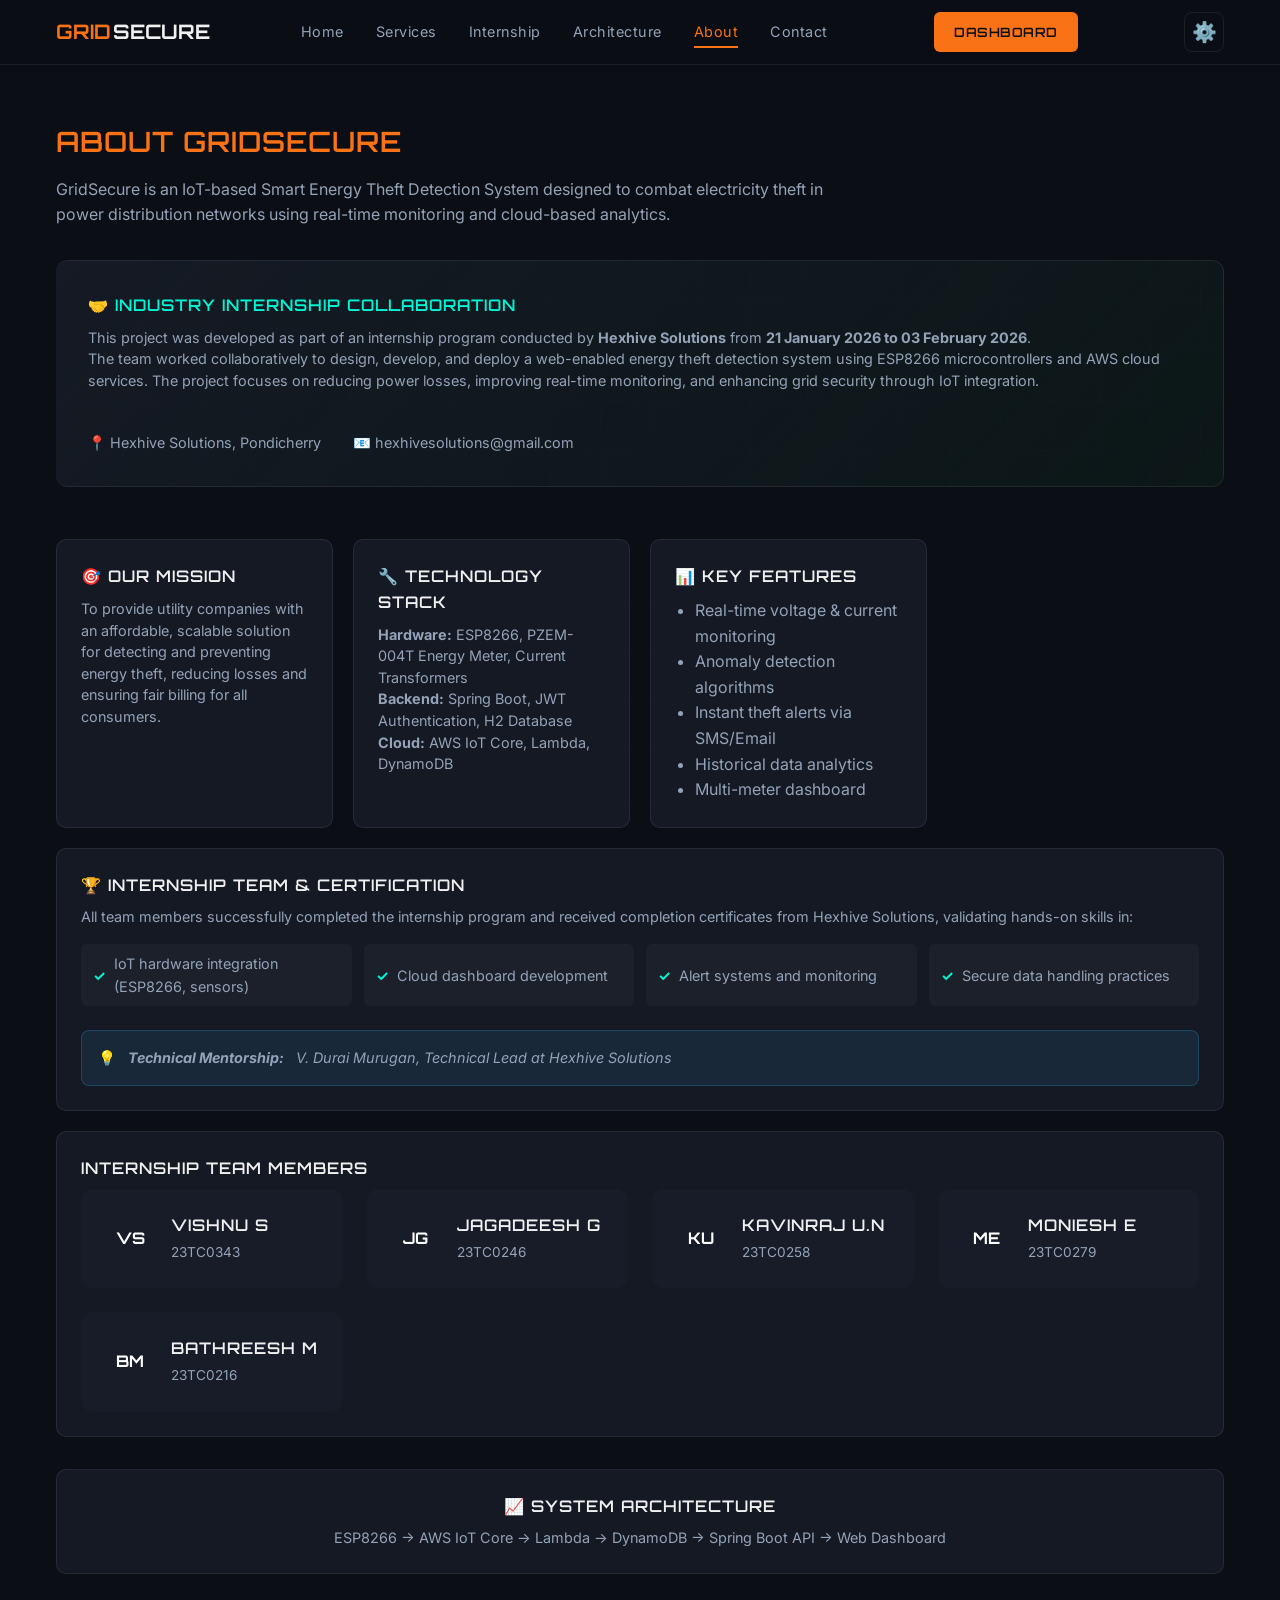
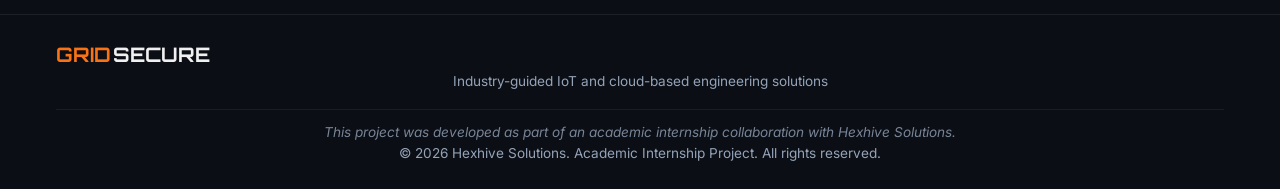
<file: src/main/resources/static/about.html>
<!DOCTYPE html>
<html lang="en">

<head>
    <meta charset="UTF-8">
    <meta name="viewport" content="width=device-width, initial-scale=1.0">
    <meta name="description" content="About GridSecure - IoT-based Energy Theft Detection System">
    <link rel="icon" type="image/svg+xml" href="/favicon.svg">
    <title>About | GridSecure</title>
    <link rel="preconnect" href="https://fonts.googleapis.com">
    <link rel="preconnect" href="https://fonts.gstatic.com" crossorigin>
    <link
        href="https://fonts.googleapis.com/css2?family=Inter:wght@300;400;500;600&family=Orbitron:wght@400;500;600;700&display=swap"
        rel="stylesheet">
    <link rel="stylesheet" href="style.css">
</head>

<body>
    <div class="bg-grid"></div>

    <!-- Navigation -->
    <nav class="navbar">
        <div class="container">
            <a href="/" class="logo">GRID<span>SECURE</span></a>
            <ul class="nav-links">
                <li><a href="index.html">Home</a></li>
                <li><a href="index.html#services">Services</a></li>
                <li><a href="internship.html">Internship</a></li>
                <li><a href="architecture.html">Architecture</a></li>
                <li><a href="about.html" class="active">About</a></li>
                <li><a href="contact.html">Contact</a></li>
            </ul>
            <div class="auth-section" id="authSection">
                <a href="/dashboard.html" class="auth-btn" id="authBtn">Dashboard</a>
            </div>
            <button class="settings-btn" id="settingsBtn" aria-label="Settings">⚙️</button>
        </div>
    </nav>

    <!-- About Section -->
    <section class="page-section" style="padding-top: 120px;">
        <div class="container">
            <h1>About GridSecure</h1>
            <p style="color: var(--text-muted); max-width: 800px; margin-bottom: 2rem;">
                GridSecure is an IoT-based Smart Energy Theft Detection System designed to combat electricity theft in
                power distribution networks using real-time monitoring and cloud-based analytics.
            </p>

            <div class="card-grid" style="margin-top: 2rem;">
                <!-- Industry Collaboration Section -->
                <div class="card highlight-card" style="grid-column: 1 / -1;">
                    <h3>🤝 Industry Internship Collaboration</h3>
                    <p>This project was developed as part of an internship program conducted by <strong>Hexhive
                            Solutions</strong>
                        from <strong>21 January 2026 to 03 February 2026</strong>.</p>
                    <p>The team worked collaboratively to design, develop, and deploy a web-enabled energy theft
                        detection
                        system using ESP8266 microcontrollers and AWS cloud services. The project focuses on reducing
                        power
                        losses, improving real-time monitoring, and enhancing grid security through IoT integration.</p>
                    <div class="collab-meta">
                        <span>📍 Hexhive Solutions, Pondicherry</span>
                        <span>📧 hexhivesolutions@gmail.com</span>
                    </div>
                </div>

                <div class="card">
                    <h3>🎯 Our Mission</h3>
                    <p>To provide utility companies with an affordable, scalable solution for detecting and preventing
                        energy theft, reducing losses and ensuring fair billing for all consumers.</p>
                </div>

                <div class="card">
                    <h3>🔧 Technology Stack</h3>
                    <p><strong>Hardware:</strong> ESP8266, PZEM-004T Energy Meter, Current Transformers<br>
                        <strong>Backend:</strong> Spring Boot, JWT Authentication, H2 Database<br>
                        <strong>Cloud:</strong> AWS IoT Core, Lambda, DynamoDB
                    </p>
                </div>

                <div class="card">
                    <h3>📊 Key Features</h3>
                    <ul style="color: var(--text-muted); padding-left: 1.25rem;">
                        <li>Real-time voltage & current monitoring</li>
                        <li>Anomaly detection algorithms</li>
                        <li>Instant theft alerts via SMS/Email</li>
                        <li>Historical data analytics</li>
                        <li>Multi-meter dashboard</li>
                    </ul>
                </div>

                <!-- Team Recognition Section -->
                <div class="card" style="grid-column: 1 / -1;">
                    <h3>🏆 Internship Team & Certification</h3>
                    <p>All team members successfully completed the internship program and received completion
                        certificates from Hexhive Solutions, validating hands-on skills in:</p>
                    <ul class="skills-list">
                        <li>IoT hardware integration (ESP8266, sensors)</li>
                        <li>Cloud dashboard development</li>
                        <li>Alert systems and monitoring</li>
                        <li>Secure data handling practices</li>
                    </ul>
                    <p class="mentor-note"><strong>Technical Mentorship:</strong> V. Durai Murugan, Technical Lead at
                        Hexhive Solutions</p>
                </div>

                <!-- Team Members Section -->
                <div class="card" style="grid-column: 1 / -1;">
                    <h3>Internship Team Members</h3>
                    <div class="team-list">
                        <div class="team-member-card">
                            <div class="member-avatar">VS</div>
                            <div class="member-info">
                                <h4>Vishnu S</h4>
                                <span>23TC0343</span>
                            </div>
                        </div>
                        <div class="team-member-card">
                            <div class="member-avatar">JG</div>
                            <div class="member-info">
                                <h4>Jagadeesh G</h4>
                                <span>23TC0246</span>
                            </div>
                        </div>
                        <div class="team-member-card">
                            <div class="member-avatar">KU</div>
                            <div class="member-info">
                                <h4>Kavinraj U.N</h4>
                                <span>23TC0258</span>
                            </div>
                        </div>
                        <div class="team-member-card">
                            <div class="member-avatar">ME</div>
                            <div class="member-info">
                                <h4>Moniesh E</h4>
                                <span>23TC0279</span>
                            </div>
                        </div>
                        <div class="team-member-card">
                            <div class="member-avatar">BM</div>
                            <div class="member-info">
                                <h4>Bathreesh M</h4>
                                <span>23TC0216</span>
                            </div>
                        </div>
                    </div>
                </div>
            </div>

            <div class="card" style="margin-top: 2rem; text-align: center;">
                <h3>📈 System Architecture</h3>
                <p style="color: var(--text-muted);">ESP8266 → AWS IoT Core → Lambda → DynamoDB → Spring Boot API → Web
                    Dashboard</p>
            </div>
        </div>
    </section>

    <!-- Footer -->
    <footer>
        <div class="container footer-content">
            <div class="footer-brand">
                <a href="/" class="logo">GRID<span>SECURE</span></a>
                <p>Industry-guided IoT and cloud-based engineering solutions</p>
                <p class="footer-collab">This project was developed as part of an academic internship collaboration with
                    Hexhive Solutions.</p>
            </div>
            <div class="footer-bottom">
                <p>&copy; 2026 Hexhive Solutions. Academic Internship Project. All rights reserved.</p>
            </div>
        </div>
    </footer>

    <script src="app.js"></script>
    <script>
        // Dynamic auth button
        (function () {
            const authSection = document.getElementById('authSection');
            const token = localStorage.getItem('jwtToken');
            const username = localStorage.getItem('username');
            const role = localStorage.getItem('userRole');

            if (token && username) {
                authSection.innerHTML = `
                    <div class="user-menu">
                        <span class="user-info-nav">${username} | ${role}</span>
                        <button class="logout-nav-btn" onclick="handleLogout()">Logout</button>
                    </div>
                `;
            }
        })();

        function handleLogout() {
            localStorage.removeItem('jwtToken');
            localStorage.removeItem('username');
            localStorage.removeItem('userRole');
            window.location.href = '/';
        }
    </script>
</body>

</html>
</file>
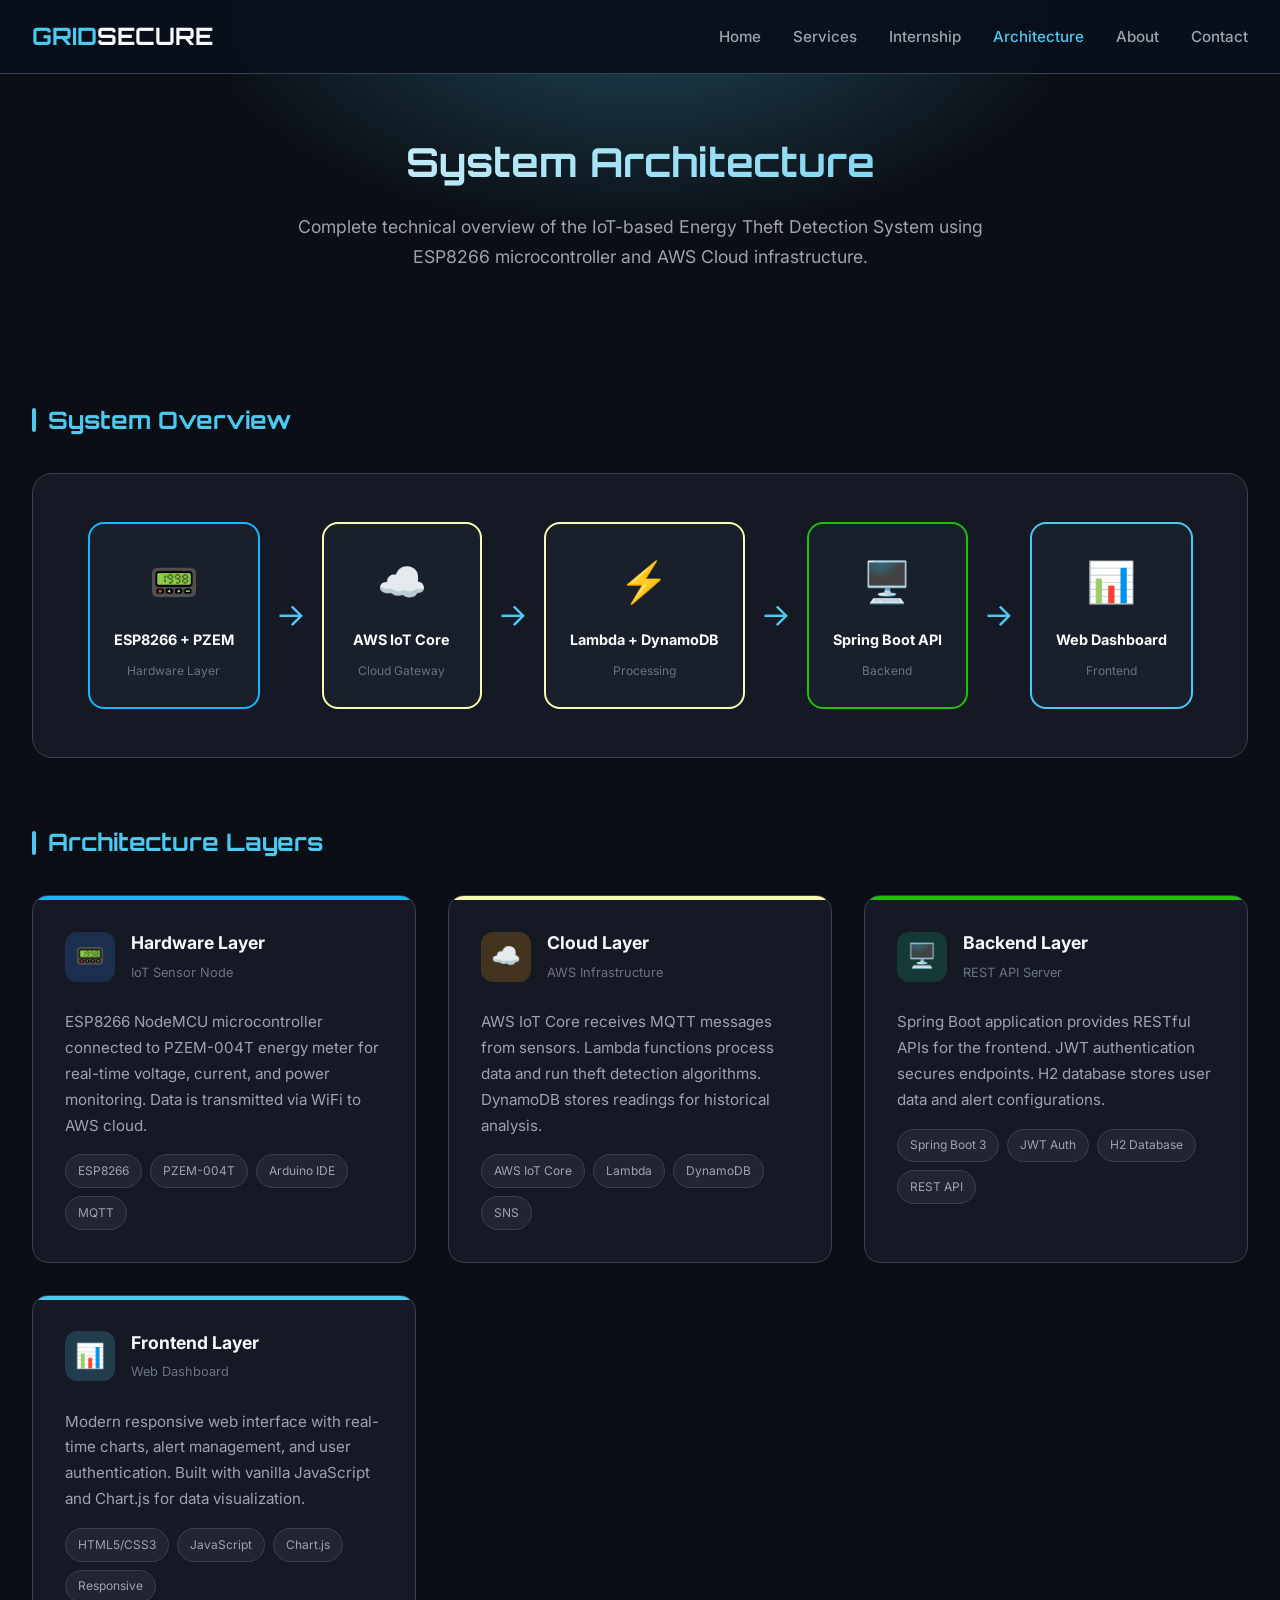
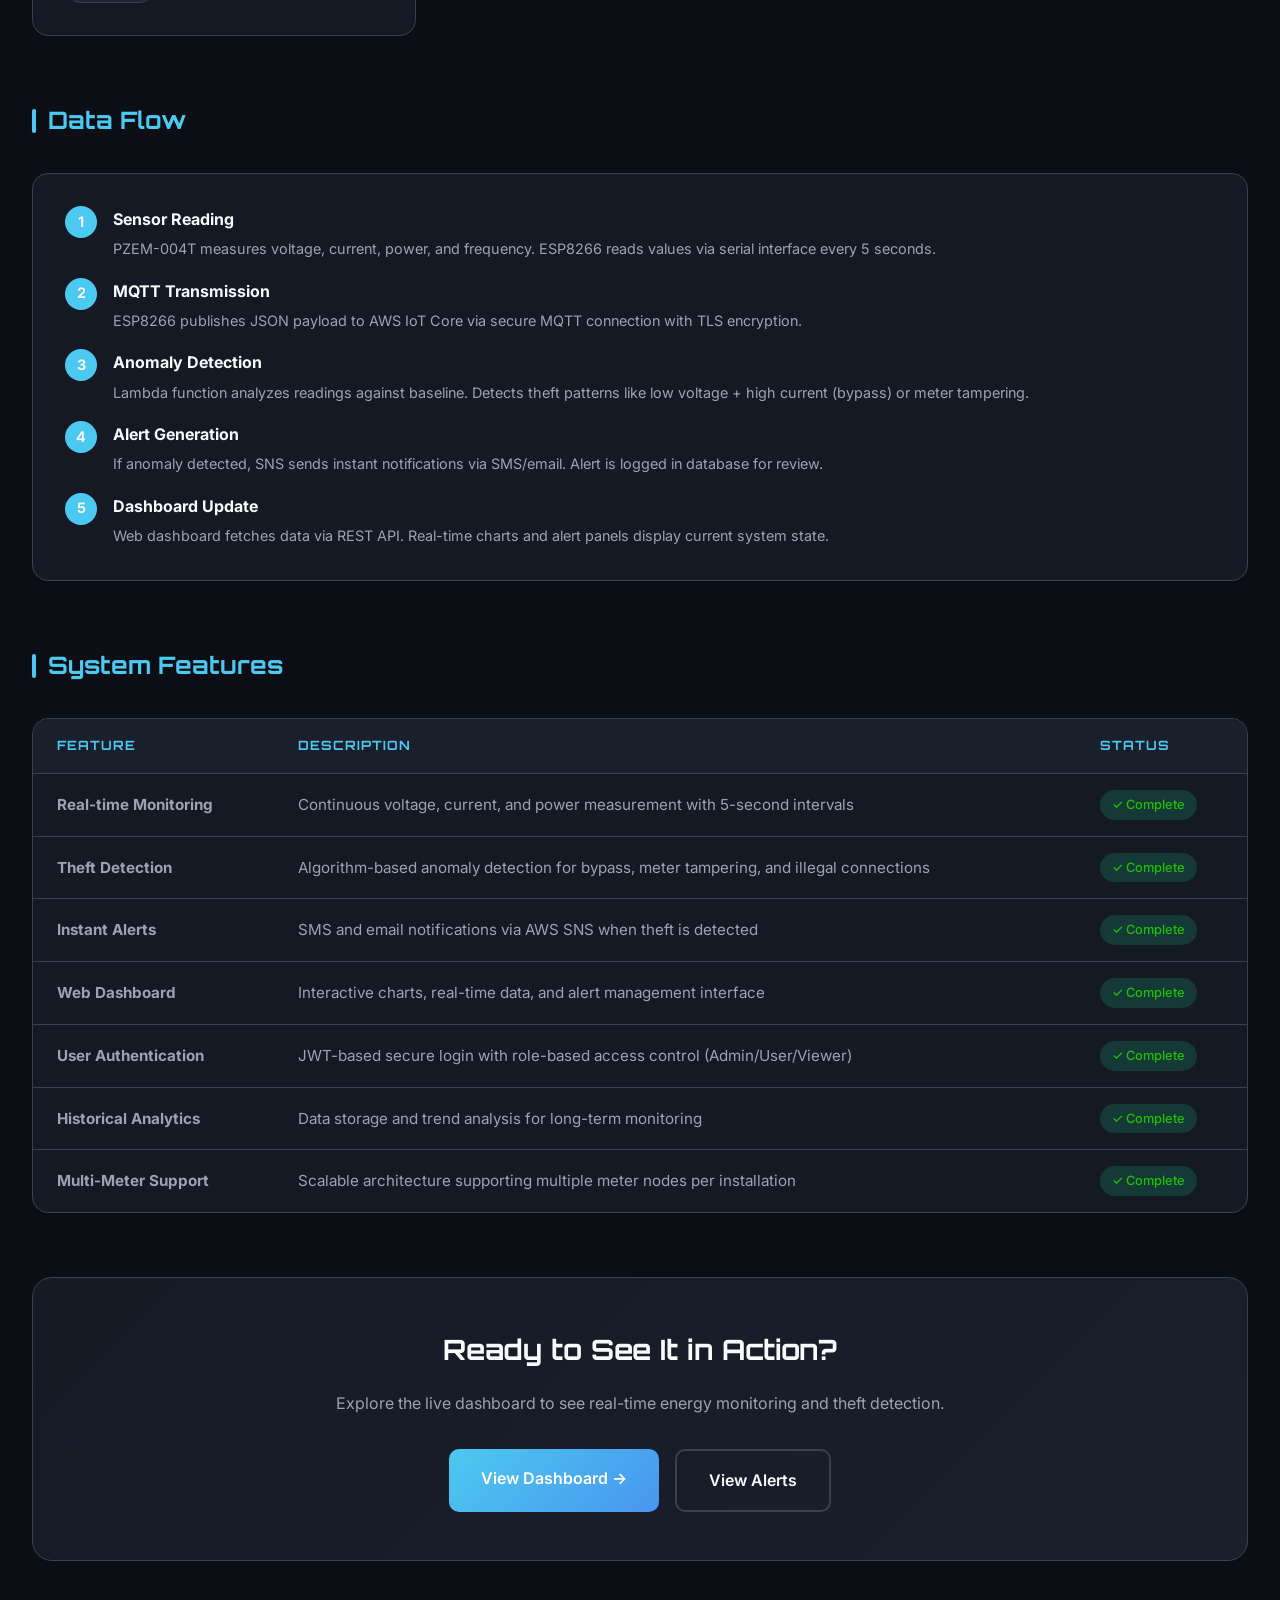
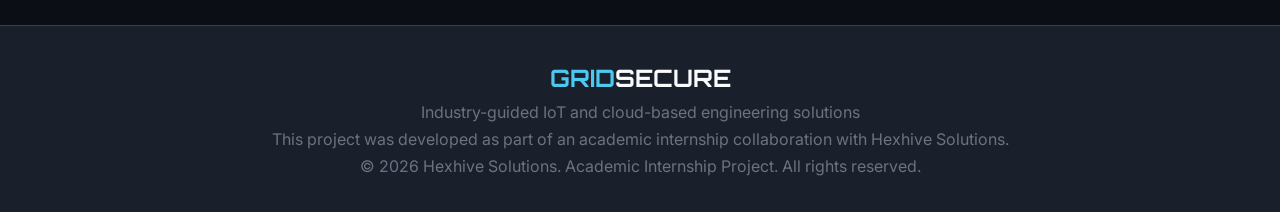
<file: src/main/resources/static/architecture.html>
<!DOCTYPE html>
<html lang="en">

<head>
    <meta charset="UTF-8">
    <meta name="viewport" content="width=device-width, initial-scale=1.0">
    <meta name="description"
        content="GridSecure System Architecture - IoT-based Energy Theft Detection using ESP8266 and AWS Cloud">
    <link rel="icon" type="image/svg+xml" href="/favicon.svg">
    <title>System Architecture | GridSecure</title>

    <link rel="preconnect" href="https://fonts.googleapis.com">
    <link rel="preconnect" href="https://fonts.gstatic.com" crossorigin>
    <link
        href="https://fonts.googleapis.com/css2?family=Inter:wght@300;400;500;600;700&family=Orbitron:wght@400;500;600;700&display=swap"
        rel="stylesheet">

    <style>
        :root {
            /* Antigravity "Orbital Precision" Palette */
            --bg-primary: #0B0E14;
            /* Deep Space Black */
            --bg-secondary: #1A1F2C;
            --bg-card: rgba(26, 31, 44, 0.7);

            /* Action Accent - Electric Cyan */
            --accent: #4CC9F0;
            --accent-hover: #4895EF;
            --accent-glow: rgba(76, 201, 240, 0.3);

            /* Primary Brand - IEEE Blue */
            --primary: #00629B;

            /* Typography */
            --text-primary: #F9FAFB;
            --text-secondary: #9CA3AF;
            --text-muted: #6B7280;

            /* Borders & UI */
            --border: #374151;

            /* IEC Status Indicators */
            --success: #21BF06;
            --warning: #F8FAB1;
            --danger: #FF3D1D;
            --info: #15B8FC;
            /* Zima Blue */

            --font-main: 'Inter', -apple-system, BlinkMacSystemFont, sans-serif;
            --font-heading: 'Orbitron', monospace;
        }

        * {
            margin: 0;
            padding: 0;
            box-sizing: border-box;
        }

        html {
            scroll-behavior: smooth;
        }

        body {
            font-family: var(--font-main);
            background: var(--bg-primary);
            color: var(--text-primary);
            line-height: 1.7;
        }

        /* Navigation */
        .navbar {
            position: fixed;
            top: 0;
            left: 0;
            right: 0;
            z-index: 1000;
            padding: 1rem 0;
            background: rgba(10, 15, 28, 0.95);
            backdrop-filter: blur(20px);
            border-bottom: 1px solid var(--border);
        }

        .nav-container {
            max-width: 1280px;
            margin: 0 auto;
            padding: 0 2rem;
            display: flex;
            justify-content: space-between;
            align-items: center;
        }

        .logo {
            font-family: var(--font-heading);
            font-size: 1.5rem;
            font-weight: 700;
            color: var(--accent);
            text-decoration: none;
        }

        .logo span {
            color: var(--text-primary);
        }

        .nav-links {
            display: flex;
            list-style: none;
            gap: 2rem;
            align-items: center;
        }

        .nav-links a {
            color: var(--text-secondary);
            text-decoration: none;
            font-size: 0.95rem;
            font-weight: 500;
            transition: color 0.3s;
        }

        .nav-links a:hover,
        .nav-links a.active {
            color: var(--accent);
        }

        .nav-cta {
            padding: 0.75rem 1.5rem;
            background: linear-gradient(135deg, #4CC9F0, #4895EF);
            color: white;
            border-radius: 8px;
            font-weight: 600;
            text-decoration: none;
        }

        /* Hero */
        .page-hero {
            padding: 8rem 2rem 4rem;
            background: radial-gradient(ellipse at top center, var(--accent-glow) 0%, transparent 50%);
            text-align: center;
        }

        .page-hero h1 {
            font-family: var(--font-heading);
            font-size: 2.5rem;
            margin-bottom: 1rem;
            background: linear-gradient(135deg, var(--text-primary), var(--accent));
            -webkit-background-clip: text;
            background-clip: text;
            -webkit-text-fill-color: transparent;
        }

        .page-hero p {
            color: var(--text-secondary);
            font-size: 1.1rem;
            max-width: 700px;
            margin: 0 auto;
        }

        /* Content */
        .content {
            max-width: 1280px;
            margin: 0 auto;
            padding: 4rem 2rem;
        }

        /* Architecture Section */
        .architecture-section {
            margin-bottom: 4rem;
        }

        .section-title {
            font-family: var(--font-heading);
            font-size: 1.5rem;
            color: var(--accent);
            margin-bottom: 2rem;
            display: flex;
            align-items: center;
            gap: 0.75rem;
        }

        .section-title::before {
            content: '';
            width: 4px;
            height: 24px;
            background: var(--accent);
            border-radius: 2px;
        }

        /* Architecture Diagram */
        .architecture-diagram {
            background: var(--bg-card);
            border: 1px solid var(--border);
            border-radius: 20px;
            padding: 3rem;
            margin-bottom: 3rem;
        }

        .diagram-flow {
            display: flex;
            justify-content: center;
            align-items: center;
            gap: 1rem;
            flex-wrap: wrap;
        }

        .diagram-node {
            background: var(--bg-secondary);
            border: 2px solid var(--border);
            border-radius: 16px;
            padding: 1.5rem;
            text-align: center;
            min-width: 160px;
            transition: all 0.3s;
        }

        .diagram-node:hover {
            border-color: var(--accent);
            transform: translateY(-4px);
            box-shadow: 0 10px 30px rgba(76, 201, 240, 0.2);
        }

        .diagram-node.hardware {
            border-color: var(--info);
        }

        .diagram-node.cloud {
            border-color: var(--warning);
        }

        .diagram-node.backend {
            border-color: var(--success);
        }

        .diagram-node.frontend {
            border-color: var(--accent);
        }

        .diagram-node .icon {
            font-size: 2.5rem;
            margin-bottom: 0.75rem;
        }

        .diagram-node h4 {
            font-size: 0.9rem;
            color: var(--text-primary);
            margin-bottom: 0.25rem;
        }

        .diagram-node span {
            font-size: 0.75rem;
            color: var(--text-muted);
        }

        .diagram-arrow {
            font-size: 2rem;
            color: var(--accent);
            animation: pulse 2s infinite;
        }

        @keyframes pulse {

            0%,
            100% {
                opacity: 1;
            }

            50% {
                opacity: 0.5;
            }
        }

        /* Layers Grid */
        .layers-grid {
            display: grid;
            grid-template-columns: repeat(auto-fit, minmax(300px, 1fr));
            gap: 2rem;
        }

        .layer-card {
            background: var(--bg-card);
            border: 1px solid var(--border);
            border-radius: 16px;
            padding: 2rem;
            position: relative;
            overflow: hidden;
        }

        .layer-card::before {
            content: '';
            position: absolute;
            top: 0;
            left: 0;
            right: 0;
            height: 4px;
        }

        .layer-card.hardware::before {
            background: var(--info);
        }

        .layer-card.cloud::before {
            background: var(--warning);
        }

        .layer-card.backend::before {
            background: var(--success);
        }

        .layer-card.frontend::before {
            background: var(--accent);
        }

        .layer-header {
            display: flex;
            align-items: center;
            gap: 1rem;
            margin-bottom: 1.5rem;
        }

        .layer-icon {
            width: 50px;
            height: 50px;
            border-radius: 12px;
            display: flex;
            align-items: center;
            justify-content: center;
            font-size: 1.5rem;
        }

        .layer-card.hardware .layer-icon {
            background: rgba(59, 130, 246, 0.2);
        }

        .layer-card.cloud .layer-icon {
            background: rgba(245, 158, 11, 0.2);
        }

        .layer-card.backend .layer-icon {
            background: rgba(16, 185, 129, 0.2);
        }

        .layer-card.frontend .layer-icon {
            background: rgba(76, 201, 240, 0.2);
        }

        .layer-header h3 {
            font-size: 1.1rem;
            color: var(--text-primary);
        }

        .layer-header span {
            font-size: 0.8rem;
            color: var(--text-muted);
        }

        .layer-content p {
            color: var(--text-secondary);
            font-size: 0.95rem;
            margin-bottom: 1rem;
        }

        .tech-tags {
            display: flex;
            flex-wrap: wrap;
            gap: 0.5rem;
        }

        .tech-tag {
            padding: 0.35rem 0.75rem;
            background: rgba(255, 255, 255, 0.05);
            border: 1px solid var(--border);
            border-radius: 20px;
            font-size: 0.75rem;
            color: var(--text-secondary);
        }

        /* Features Table */
        .features-table {
            background: var(--bg-card);
            border: 1px solid var(--border);
            border-radius: 16px;
            overflow: hidden;
        }

        .features-table table {
            width: 100%;
            border-collapse: collapse;
        }

        .features-table th,
        .features-table td {
            padding: 1rem 1.5rem;
            text-align: left;
            border-bottom: 1px solid var(--border);
        }

        .features-table th {
            background: var(--bg-secondary);
            font-family: var(--font-heading);
            font-size: 0.8rem;
            color: var(--accent);
            text-transform: uppercase;
            letter-spacing: 1px;
        }

        .features-table td {
            color: var(--text-secondary);
            font-size: 0.95rem;
        }

        .features-table tr:last-child td {
            border-bottom: none;
        }

        .features-table tr:hover td {
            background: rgba(76, 201, 240, 0.05);
        }

        .status-badge {
            display: inline-flex;
            align-items: center;
            gap: 0.5rem;
            padding: 0.25rem 0.75rem;
            border-radius: 20px;
            font-size: 0.8rem;
            font-weight: 500;
        }

        .status-badge.complete {
            background: rgba(16, 185, 129, 0.2);
            color: var(--success);
        }

        .status-badge.progress {
            background: rgba(245, 158, 11, 0.2);
            color: var(--warning);
        }

        /* Data Flow */
        .data-flow {
            background: var(--bg-card);
            border: 1px solid var(--border);
            border-radius: 16px;
            padding: 2rem;
        }

        .flow-steps {
            display: flex;
            flex-direction: column;
            gap: 1rem;
        }

        .flow-step {
            display: flex;
            align-items: flex-start;
            gap: 1rem;
        }

        .flow-number {
            width: 32px;
            height: 32px;
            background: var(--accent);
            border-radius: 50%;
            display: flex;
            align-items: center;
            justify-content: center;
            font-weight: 700;
            font-size: 0.9rem;
            flex-shrink: 0;
        }

        .flow-content h4 {
            color: var(--text-primary);
            margin-bottom: 0.25rem;
        }

        .flow-content p {
            color: var(--text-secondary);
            font-size: 0.9rem;
        }

        /* CTA Section */
        .cta-section {
            background: linear-gradient(135deg, var(--bg-card), var(--bg-secondary));
            border: 1px solid var(--border);
            border-radius: 20px;
            padding: 3rem;
            text-align: center;
            margin-top: 4rem;
        }

        .cta-section h2 {
            font-family: var(--font-heading);
            font-size: 1.75rem;
            margin-bottom: 1rem;
            color: var(--text-primary);
        }

        .cta-section p {
            color: var(--text-secondary);
            margin-bottom: 2rem;
        }

        .cta-buttons {
            display: flex;
            gap: 1rem;
            justify-content: center;
            flex-wrap: wrap;
        }

        .btn-primary {
            padding: 1rem 2rem;
            background: linear-gradient(135deg, #4CC9F0, #4895EF);
            color: white;
            border: none;
            border-radius: 10px;
            font-weight: 600;
            text-decoration: none;
            transition: all 0.3s;
        }

        .btn-primary:hover {
            transform: translateY(-2px);
            box-shadow: 0 10px 30px var(--accent-glow);
        }

        .btn-secondary {
            padding: 1rem 2rem;
            background: transparent;
            color: var(--text-primary);
            border: 2px solid var(--border);
            border-radius: 10px;
            font-weight: 600;
            text-decoration: none;
            transition: all 0.3s;
        }

        .btn-secondary:hover {
            border-color: var(--accent);
            color: var(--accent);
        }

        /* Footer */
        footer {
            background: var(--bg-secondary);
            border-top: 1px solid var(--border);
            padding: 2rem;
            text-align: center;
            color: var(--text-muted);
        }

        /* Responsive */
        @media (max-width: 768px) {
            .diagram-flow {
                flex-direction: column;
            }

            .diagram-arrow {
                transform: rotate(90deg);
            }

            .page-hero h1 {
                font-size: 1.75rem;
            }

            .nav-links {
                display: none;
            }
        }
    </style>
</head>

<body>
    <!-- Navigation -->
    <nav class="navbar">
        <div class="nav-container">
            <a href="/" class="logo">GRID<span>SECURE</span></a>
            <ul class="nav-links">
                <li><a href="index.html">Home</a></li>
                <li><a href="index.html#services">Services</a></li>
                <li><a href="internship.html">Internship</a></li>
                <li><a href="architecture.html" class="active">Architecture</a></li>
                <li><a href="about.html">About</a></li>
                <li><a href="contact.html">Contact</a></li>
            </ul>
        </div>
    </nav>

    <!-- Hero -->
    <section class="page-hero">
        <h1>System Architecture</h1>
        <p>Complete technical overview of the IoT-based Energy Theft Detection System using ESP8266 microcontroller and
            AWS Cloud infrastructure.</p>
    </section>

    <!-- Content -->
    <div class="content">
        <!-- Architecture Diagram -->
        <section class="architecture-section">
            <h2 class="section-title">System Overview</h2>

            <div class="architecture-diagram">
                <div class="diagram-flow">
                    <div class="diagram-node hardware">
                        <div class="icon">📟</div>
                        <h4>ESP8266 + PZEM</h4>
                        <span>Hardware Layer</span>
                    </div>
                    <div class="diagram-arrow">→</div>
                    <div class="diagram-node cloud">
                        <div class="icon">☁️</div>
                        <h4>AWS IoT Core</h4>
                        <span>Cloud Gateway</span>
                    </div>
                    <div class="diagram-arrow">→</div>
                    <div class="diagram-node cloud">
                        <div class="icon">⚡</div>
                        <h4>Lambda + DynamoDB</h4>
                        <span>Processing</span>
                    </div>
                    <div class="diagram-arrow">→</div>
                    <div class="diagram-node backend">
                        <div class="icon">🖥️</div>
                        <h4>Spring Boot API</h4>
                        <span>Backend</span>
                    </div>
                    <div class="diagram-arrow">→</div>
                    <div class="diagram-node frontend">
                        <div class="icon">📊</div>
                        <h4>Web Dashboard</h4>
                        <span>Frontend</span>
                    </div>
                </div>
            </div>
        </section>

        <!-- Layer Details -->
        <section class="architecture-section">
            <h2 class="section-title">Architecture Layers</h2>

            <div class="layers-grid">
                <div class="layer-card hardware">
                    <div class="layer-header">
                        <div class="layer-icon">📟</div>
                        <div>
                            <h3>Hardware Layer</h3>
                            <span>IoT Sensor Node</span>
                        </div>
                    </div>
                    <div class="layer-content">
                        <p>ESP8266 NodeMCU microcontroller connected to PZEM-004T energy meter for real-time voltage,
                            current, and power monitoring. Data is transmitted via WiFi to AWS cloud.</p>
                        <div class="tech-tags">
                            <span class="tech-tag">ESP8266</span>
                            <span class="tech-tag">PZEM-004T</span>
                            <span class="tech-tag">Arduino IDE</span>
                            <span class="tech-tag">MQTT</span>
                        </div>
                    </div>
                </div>

                <div class="layer-card cloud">
                    <div class="layer-header">
                        <div class="layer-icon">☁️</div>
                        <div>
                            <h3>Cloud Layer</h3>
                            <span>AWS Infrastructure</span>
                        </div>
                    </div>
                    <div class="layer-content">
                        <p>AWS IoT Core receives MQTT messages from sensors. Lambda functions process data and run theft
                            detection algorithms. DynamoDB stores readings for historical analysis.</p>
                        <div class="tech-tags">
                            <span class="tech-tag">AWS IoT Core</span>
                            <span class="tech-tag">Lambda</span>
                            <span class="tech-tag">DynamoDB</span>
                            <span class="tech-tag">SNS</span>
                        </div>
                    </div>
                </div>

                <div class="layer-card backend">
                    <div class="layer-header">
                        <div class="layer-icon">🖥️</div>
                        <div>
                            <h3>Backend Layer</h3>
                            <span>REST API Server</span>
                        </div>
                    </div>
                    <div class="layer-content">
                        <p>Spring Boot application provides RESTful APIs for the frontend. JWT authentication secures
                            endpoints. H2 database stores user data and alert configurations.</p>
                        <div class="tech-tags">
                            <span class="tech-tag">Spring Boot 3</span>
                            <span class="tech-tag">JWT Auth</span>
                            <span class="tech-tag">H2 Database</span>
                            <span class="tech-tag">REST API</span>
                        </div>
                    </div>
                </div>

                <div class="layer-card frontend">
                    <div class="layer-header">
                        <div class="layer-icon">📊</div>
                        <div>
                            <h3>Frontend Layer</h3>
                            <span>Web Dashboard</span>
                        </div>
                    </div>
                    <div class="layer-content">
                        <p>Modern responsive web interface with real-time charts, alert management, and user
                            authentication. Built with vanilla JavaScript and Chart.js for data visualization.</p>
                        <div class="tech-tags">
                            <span class="tech-tag">HTML5/CSS3</span>
                            <span class="tech-tag">JavaScript</span>
                            <span class="tech-tag">Chart.js</span>
                            <span class="tech-tag">Responsive</span>
                        </div>
                    </div>
                </div>
            </div>
        </section>

        <!-- Data Flow -->
        <section class="architecture-section">
            <h2 class="section-title">Data Flow</h2>

            <div class="data-flow">
                <div class="flow-steps">
                    <div class="flow-step">
                        <div class="flow-number">1</div>
                        <div class="flow-content">
                            <h4>Sensor Reading</h4>
                            <p>PZEM-004T measures voltage, current, power, and frequency. ESP8266 reads values via
                                serial interface every 5 seconds.</p>
                        </div>
                    </div>
                    <div class="flow-step">
                        <div class="flow-number">2</div>
                        <div class="flow-content">
                            <h4>MQTT Transmission</h4>
                            <p>ESP8266 publishes JSON payload to AWS IoT Core via secure MQTT connection with TLS
                                encryption.</p>
                        </div>
                    </div>
                    <div class="flow-step">
                        <div class="flow-number">3</div>
                        <div class="flow-content">
                            <h4>Anomaly Detection</h4>
                            <p>Lambda function analyzes readings against baseline. Detects theft patterns like low
                                voltage + high current (bypass) or meter tampering.</p>
                        </div>
                    </div>
                    <div class="flow-step">
                        <div class="flow-number">4</div>
                        <div class="flow-content">
                            <h4>Alert Generation</h4>
                            <p>If anomaly detected, SNS sends instant notifications via SMS/email. Alert is logged in
                                database for review.</p>
                        </div>
                    </div>
                    <div class="flow-step">
                        <div class="flow-number">5</div>
                        <div class="flow-content">
                            <h4>Dashboard Update</h4>
                            <p>Web dashboard fetches data via REST API. Real-time charts and alert panels display
                                current system state.</p>
                        </div>
                    </div>
                </div>
            </div>
        </section>

        <!-- Features Table -->
        <section class="architecture-section">
            <h2 class="section-title">System Features</h2>

            <div class="features-table">
                <table>
                    <thead>
                        <tr>
                            <th>Feature</th>
                            <th>Description</th>
                            <th>Status</th>
                        </tr>
                    </thead>
                    <tbody>
                        <tr>
                            <td><strong>Real-time Monitoring</strong></td>
                            <td>Continuous voltage, current, and power measurement with 5-second intervals</td>
                            <td><span class="status-badge complete">✓ Complete</span></td>
                        </tr>
                        <tr>
                            <td><strong>Theft Detection</strong></td>
                            <td>Algorithm-based anomaly detection for bypass, meter tampering, and illegal connections
                            </td>
                            <td><span class="status-badge complete">✓ Complete</span></td>
                        </tr>
                        <tr>
                            <td><strong>Instant Alerts</strong></td>
                            <td>SMS and email notifications via AWS SNS when theft is detected</td>
                            <td><span class="status-badge complete">✓ Complete</span></td>
                        </tr>
                        <tr>
                            <td><strong>Web Dashboard</strong></td>
                            <td>Interactive charts, real-time data, and alert management interface</td>
                            <td><span class="status-badge complete">✓ Complete</span></td>
                        </tr>
                        <tr>
                            <td><strong>User Authentication</strong></td>
                            <td>JWT-based secure login with role-based access control (Admin/User/Viewer)</td>
                            <td><span class="status-badge complete">✓ Complete</span></td>
                        </tr>
                        <tr>
                            <td><strong>Historical Analytics</strong></td>
                            <td>Data storage and trend analysis for long-term monitoring</td>
                            <td><span class="status-badge complete">✓ Complete</span></td>
                        </tr>
                        <tr>
                            <td><strong>Multi-Meter Support</strong></td>
                            <td>Scalable architecture supporting multiple meter nodes per installation</td>
                            <td><span class="status-badge complete">✓ Complete</span></td>
                        </tr>
                    </tbody>
                </table>
            </div>
        </section>

        <!-- CTA -->
        <section class="cta-section">
            <h2>Ready to See It in Action?</h2>
            <p>Explore the live dashboard to see real-time energy monitoring and theft detection.</p>
            <div class="cta-buttons">
                <a href="/dashboard.html" class="btn-primary">View Dashboard →</a>
                <a href="/alerts.html" class="btn-secondary">View Alerts</a>
            </div>
        </section>
    </div>

    <footer>
        <div class="container footer-content">
            <div class="footer-brand">
                <a href="/" class="logo">GRID<span>SECURE</span></a>
                <p>Industry-guided IoT and cloud-based engineering solutions</p>
                <p class="footer-collab">This project was developed as part of an academic internship collaboration with
                    Hexhive Solutions.</p>
            </div>
            <div class="footer-bottom">
                <p>&copy; 2026 Hexhive Solutions. Academic Internship Project. All rights reserved.</p>
            </div>
        </div>
    </footer>
</body>

</html>
</file>
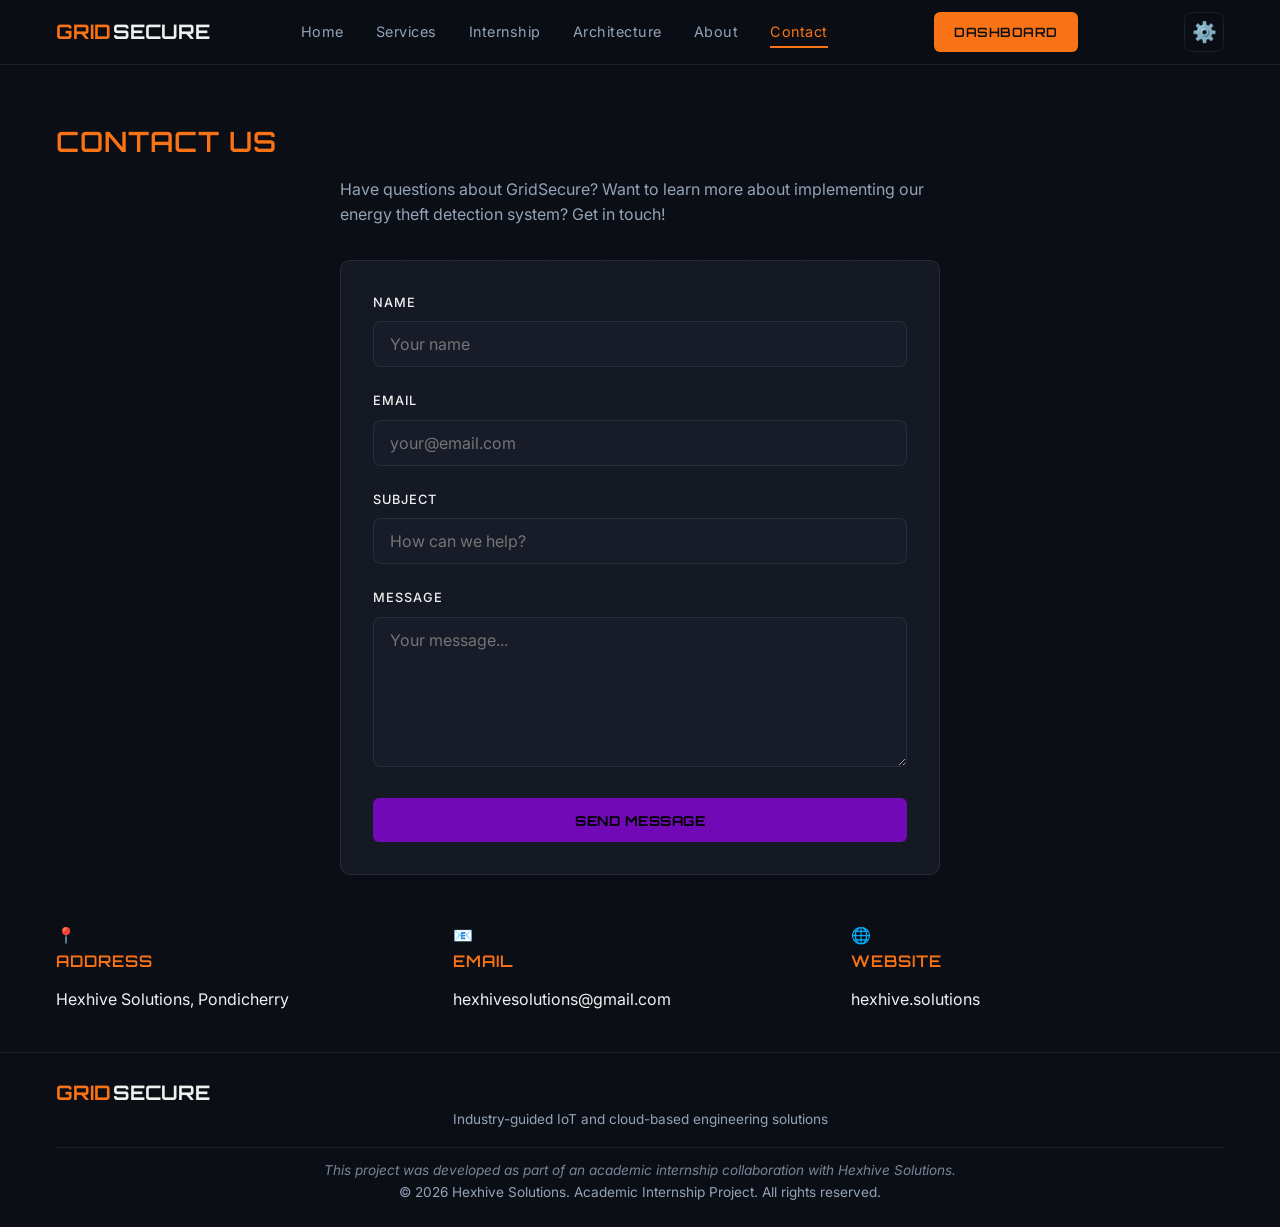
<file: src/main/resources/static/contact.html>
<!DOCTYPE html>
<html lang="en">

<head>
    <meta charset="UTF-8">
    <meta name="viewport" content="width=device-width, initial-scale=1.0">
    <meta name="description" content="Contact GridSecure Team">
    <link rel="icon" type="image/svg+xml" href="/favicon.svg">
    <title>Contact | GridSecure</title>
    <link rel="preconnect" href="https://fonts.googleapis.com">
    <link rel="preconnect" href="https://fonts.gstatic.com" crossorigin>
    <link
        href="https://fonts.googleapis.com/css2?family=Inter:wght@300;400;500;600&family=Orbitron:wght@400;500;600;700&display=swap"
        rel="stylesheet">
    <link rel="stylesheet" href="style.css">
    <style>
        .contact-form {
            max-width: 600px;
            margin: 2rem auto;
        }

        .form-group {
            margin-bottom: 1.5rem;
        }

        .form-group label {
            display: block;
            color: var(--text-main);
            margin-bottom: 0.5rem;
            font-weight: 500;
        }

        .form-group input,
        .form-group textarea {
            width: 100%;
            padding: 12px 16px;
            background: var(--bg-card);
            border: 1px solid var(--border-color);
            border-radius: 8px;
            color: var(--text-main);
            font-family: var(--font-main);
            font-size: 1rem;
            transition: border-color 0.3s;
        }

        .form-group input:focus,
        .form-group textarea:focus {
            outline: none;
            border-color: var(--primary);
        }

        .form-group textarea {
            min-height: 150px;
            resize: vertical;
        }

        .contact-info {
            display: grid;
            grid-template-columns: repeat(auto-fit, minmax(250px, 1fr));
            gap: 1.5rem;
            margin-top: 3rem;
        }

        .contact-card {
            background: var(--bg-card);
            border: 1px solid var(--border-color);
            border-radius: 10px;
            padding: 1.5rem;
            text-align: center;
        }

        .contact-card h3 {
            margin-bottom: 0.5rem;
        }

        .contact-card p {
            color: var(--text-muted);
        }
    </style>
</head>

<body>
    <div class="bg-grid"></div>

    <!-- Navigation -->
    <nav class="navbar">
        <div class="container">
            <a href="/" class="logo">GRID<span>SECURE</span></a>
            <ul class="nav-links">
                <li><a href="index.html">Home</a></li>
                <li><a href="index.html#services">Services</a></li>
                <li><a href="internship.html">Internship</a></li>
                <li><a href="architecture.html">Architecture</a></li>
                <li><a href="about.html">About</a></li>
                <li><a href="contact.html" class="active">Contact</a></li>
            </ul>
            <div class="auth-section" id="authSection">
                <a href="/dashboard.html" class="auth-btn" id="authBtn">Dashboard</a>
            </div>
            <button class="settings-btn" id="settingsBtn" aria-label="Settings">⚙️</button>
        </div>
    </nav>

    <!-- Contact Section -->
    <section class="page-section" style="padding-top: 120px;">
        <div class="container">
            <h1>Contact Us</h1>
            <p style="color: var(--text-muted); max-width: 600px; margin: 0 auto 2rem;">
                Have questions about GridSecure? Want to learn more about implementing our energy theft detection
                system? Get in touch!
            </p>

            <form class="contact-form" onsubmit="handleSubmit(event)">
                <div class="form-group">
                    <label for="name">Name</label>
                    <input type="text" id="name" name="name" placeholder="Your name" required>
                </div>
                <div class="form-group">
                    <label for="email">Email</label>
                    <input type="email" id="email" name="email" placeholder="your@email.com" required>
                </div>
                <div class="form-group">
                    <label for="subject">Subject</label>
                    <input type="text" id="subject" name="subject" placeholder="How can we help?" required>
                </div>
                <div class="form-group">
                    <label for="message">Message</label>
                    <textarea id="message" name="message" placeholder="Your message..." required></textarea>
                </div>
                <button type="submit" class="btn"
                    style="width: 100%; background: var(--accent); color: #000; border: none; font-weight: 700;">Send
                    Message</button>
            </form>

            <div class="contact-info">
                <div class="contact-info-item">
                    <div class="icon">📍</div>
                    <div>
                        <h4>Address</h4>
                        <p>Hexhive Solutions, Pondicherry</p>
                    </div>
                </div>
                <div class="contact-info-item">
                    <div class="icon">📧</div>
                    <div>
                        <h4>Email</h4>
                        <p>hexhivesolutions@gmail.com</p>
                    </div>
                </div>
                <div class="contact-info-item">
                    <div class="icon">🌐</div>
                    <div>
                        <h4>Website</h4>
                        <p>hexhive.solutions</p>
                    </div>
                </div>
            </div>
        </div>
    </section>

    <!-- Footer -->
    <footer>
        <div class="container footer-content">
            <div class="footer-brand">
                <a href="/" class="logo">GRID<span>SECURE</span></a>
                <p>Industry-guided IoT and cloud-based engineering solutions</p>
                <p class="footer-collab">This project was developed as part of an academic internship collaboration with
                    Hexhive Solutions.</p>
            </div>
            <div class="footer-bottom">
                <p>&copy; 2026 Hexhive Solutions. Academic Internship Project. All rights reserved.</p>
            </div>
        </div>
    </footer>

    <script src="app.js"></script>
    <script>
        // Dynamic auth button
        (function () {
            const authSection = document.getElementById('authSection');
            const token = localStorage.getItem('jwtToken');
            const username = localStorage.getItem('username');
            const role = localStorage.getItem('userRole');

            if (token && username) {
                authSection.innerHTML = `
                    <div class="user-menu">
                        <span class="user-info-nav">${username} | ${role}</span>
                        <button class="logout-nav-btn" onclick="handleLogout()">Logout</button>
                    </div>
                `;
            }
        })();

        function handleLogout() {
            localStorage.removeItem('jwtToken');
            localStorage.removeItem('username');
            localStorage.removeItem('userRole');
            window.location.href = '/';
        }

        function handleSubmit(e) {
            e.preventDefault();
            alert('Thank you for your message! We will get back to you soon.');
            e.target.reset();
        }
    </script>
</body>

</html>
</file>
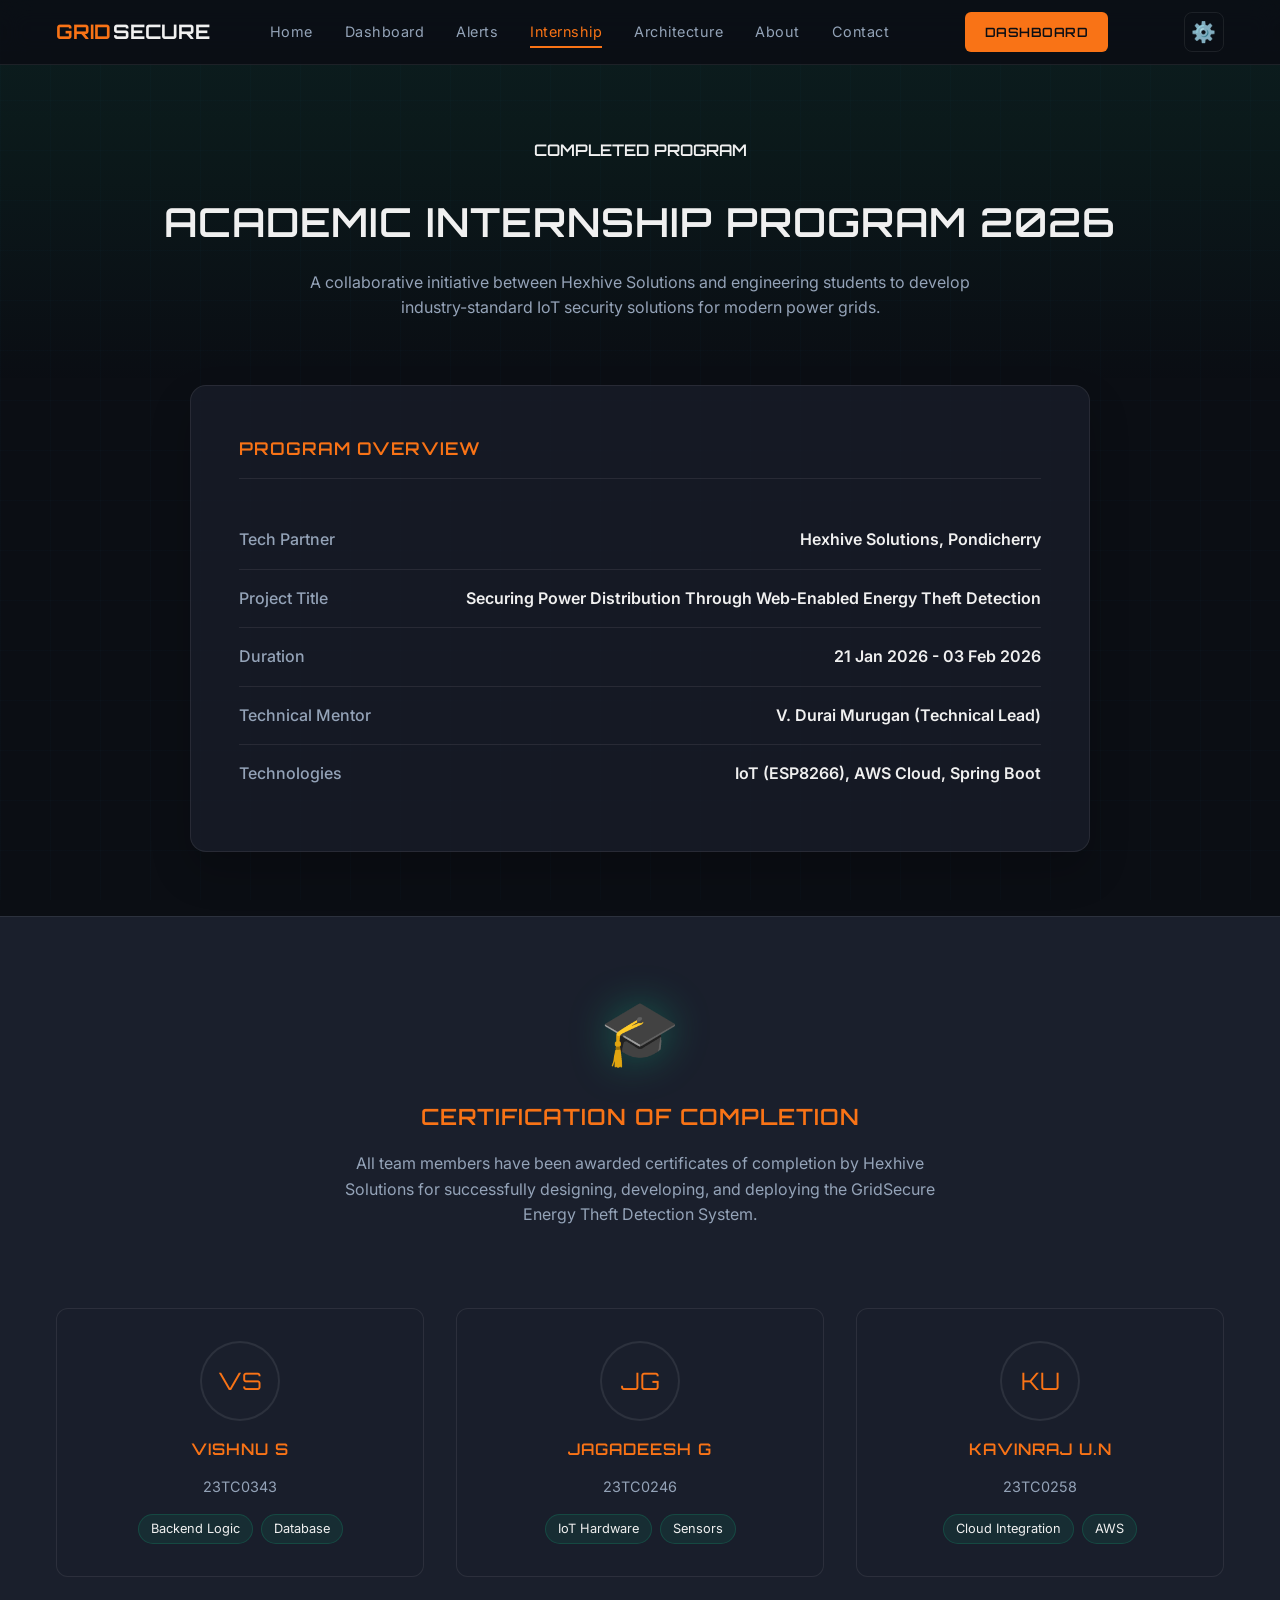
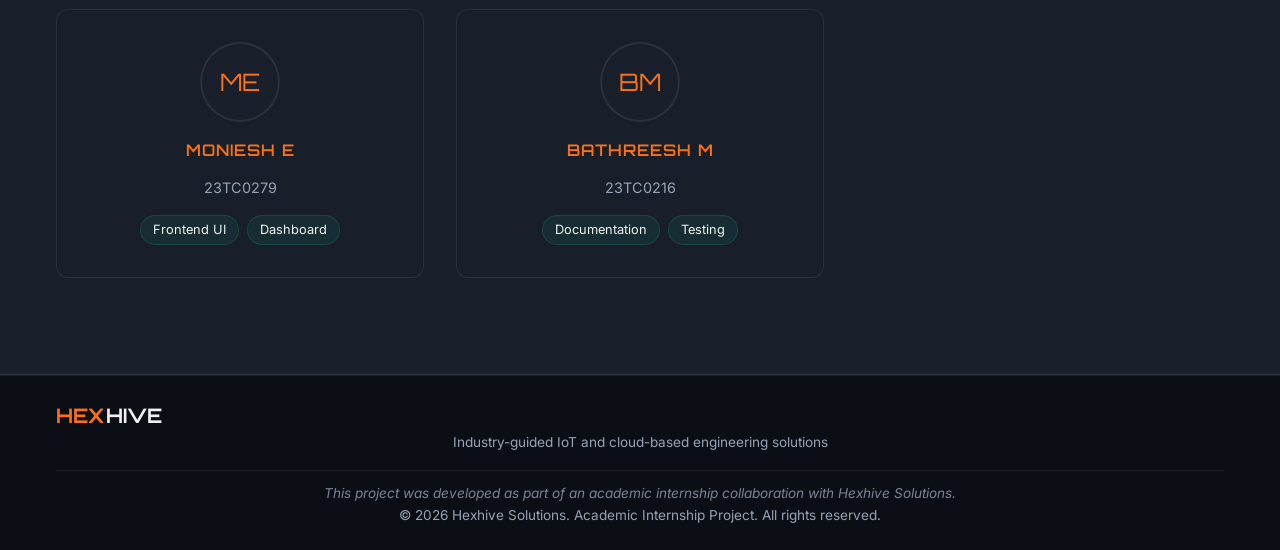
<file: src/main/resources/static/internship.html>
<!DOCTYPE html>
<html lang="en">

<head>
    <meta charset="UTF-8">
    <meta name="viewport" content="width=device-width, initial-scale=1.0">
    <meta name="description" content="Internship Collaboration - Hexhive Solutions & GridSecure">
    <link rel="icon" type="image/svg+xml" href="/favicon.svg">
    <title>Internship Program | Hexhive Solutions</title>
    <link rel="preconnect" href="https://fonts.googleapis.com">
    <link rel="preconnect" href="https://fonts.gstatic.com" crossorigin>
    <link
        href="https://fonts.googleapis.com/css2?family=Inter:wght@300;400;500;600;700&family=Orbitron:wght@400;500;600;700&display=swap"
        rel="stylesheet">
    <link rel="stylesheet" href="style.css">
    <style>
        .internship-hero {
            padding: 8rem 2rem 4rem;
            background: linear-gradient(180deg, rgba(16, 185, 129, 0.1) 0%, transparent 100%);
            text-align: center;
        }

        .internship-hero h1 {
            font-family: var(--font-heading);
            font-size: 2.5rem;
            margin-bottom: 1rem;
            color: var(--success);
        }

        .internship-details {
            max-width: 900px;
            margin: 0 auto 4rem;
            background: var(--bg-card);
            border: 1px solid var(--border-color);
            border-radius: 16px;
            padding: 3rem;
            box-shadow: 0 20px 40px rgba(0, 0, 0, 0.2);
        }

        .detail-row {
            display: flex;
            justify-content: space-between;
            padding: 1rem 0;
            border-bottom: 1px solid var(--border-color);
        }

        .detail-row:last-child {
            border-bottom: none;
        }

        .detail-label {
            color: var(--text-muted);
            font-weight: 500;
        }

        .detail-value {
            color: var(--text-main);
            font-weight: 600;
            text-align: right;
        }

        .certificate-section {
            text-align: center;
            padding: 4rem 2rem;
            background: var(--bg-secondary);
            border-top: 1px solid var(--border-color);
            border-bottom: 1px solid var(--border-color);
        }

        .certificate-badge {
            font-size: 4rem;
            margin-bottom: 1rem;
            display: inline-block;
            filter: drop-shadow(0 0 20px rgba(16, 185, 129, 0.4));
        }

        .team-grid {
            display: grid;
            grid-template-columns: repeat(auto-fit, minmax(280px, 1fr));
            gap: 2rem;
            padding: 2rem 0;
        }

        .student-card {
            background: var(--bg-card);
            border: 1px solid var(--border-color);
            border-radius: 12px;
            padding: 2rem;
            text-align: center;
            transition: transform 0.3s, border-color 0.3s;
        }

        .student-card:hover {
            transform: translateY(-5px);
            border-color: var(--primary);
        }

        .student-avatar {
            width: 80px;
            height: 80px;
            background: var(--bg-secondary);
            border-radius: 50%;
            margin: 0 auto 1rem;
            display: flex;
            align-items: center;
            justify-content: center;
            font-family: var(--font-heading);
            font-size: 1.5rem;
            color: var(--primary);
            border: 2px solid var(--border-color);
        }

        .modules-list {
            display: flex;
            flex-wrap: wrap;
            gap: 0.5rem;
            justify-content: center;
            margin-top: 1rem;
        }

        .module-tag {
            background: rgba(16, 185, 129, 0.1);
            color: var(--success);
            padding: 0.25rem 0.75rem;
            border-radius: 20px;
            font-size: 0.8rem;
            border: 1px solid rgba(16, 185, 129, 0.2);
        }
    </style>
</head>

<body>
    <div class="bg-grid"></div>

    <!-- Navigation -->
    <nav class="navbar">
        <div class="container">
            <a href="/" class="logo">GRID<span>SECURE</span></a>
            <ul class="nav-links">
                <li><a href="/">Home</a></li>
                <li><a href="/dashboard.html">Dashboard</a></li>
                <li><a href="/alert.html">Alerts</a></li>
                <li><a href="/internship.html" class="active">Internship</a></li>
                <li><a href="/architecture.html">Architecture</a></li>
                <li><a href="/about.html">About</a></li>
                <li><a href="/contact.html">Contact</a></li>
            </ul>
            <div class="auth-section" id="authSection">
                <a href="/dashboard.html" class="auth-btn" id="authBtn">Dashboard</a>
            </div>
            <button class="settings-btn" id="settingsBtn" aria-label="Settings">⚙️</button>
        </div>
    </nav>

    <!-- Hero Section -->
    <section class="internship-hero">
        <div class="container">
            <span class="status-badge complete" style="margin-bottom: 1rem;">COMPLETED PROGRAM</span>
            <h1>Academic Internship Program 2026</h1>
            <p style="color: var(--text-muted); max-width: 700px; margin: 0 auto;">
                A collaborative initiative between Hexhive Solutions and engineering students to develop
                industry-standard IoT security solutions for modern power grids.
            </p>
        </div>
    </section>

    <!-- Program Details -->
    <section class="container">
        <div class="internship-details">
            <h3 style="margin-bottom: 2rem; border-bottom: 1px solid var(--border-color); padding-bottom: 1rem;">
                Program Overview</h3>

            <div class="detail-row">
                <span class="detail-label">Tech Partner</span>
                <span class="detail-value">Hexhive Solutions, Pondicherry</span>
            </div>
            <div class="detail-row">
                <span class="detail-label">Project Title</span>
                <span class="detail-value">Securing Power Distribution Through Web-Enabled Energy Theft Detection</span>
            </div>
            <div class="detail-row">
                <span class="detail-label">Duration</span>
                <span class="detail-value">21 Jan 2026 - 03 Feb 2026</span>
            </div>
            <div class="detail-row">
                <span class="detail-label">Technical Mentor</span>
                <span class="detail-value">V. Durai Murugan (Technical Lead)</span>
            </div>
            <div class="detail-row">
                <span class="detail-label">Technologies</span>
                <span class="detail-value">IoT (ESP8266), AWS Cloud, Spring Boot</span>
            </div>
        </div>
    </section>

    <!-- Certification Section -->
    <section class="certificate-section">
        <div class="container">
            <div class="certificate-badge">🎓</div>
            <h2>Certification of Completion</h2>
            <p style="color: var(--text-muted); max-width: 600px; margin: 1rem auto 3rem;">
                All team members have been awarded certificates of completion by Hexhive Solutions for successfully
                designing, developing, and deploying the GridSecure Energy Theft Detection System.
            </p>

            <div class="team-grid">
                <!-- Team Member 1 -->
                <div class="student-card">
                    <div class="student-avatar">VS</div>
                    <h4>Vishnu S</h4>
                    <p style="color: var(--text-muted); font-size: 0.9rem;">23TC0343</p>
                    <div class="modules-list">
                        <span class="module-tag">Backend Logic</span>
                        <span class="module-tag">Database</span>
                    </div>
                </div>

                <!-- Team Member 2 -->
                <div class="student-card">
                    <div class="student-avatar">JG</div>
                    <h4>Jagadeesh G</h4>
                    <p style="color: var(--text-muted); font-size: 0.9rem;">23TC0246</p>
                    <div class="modules-list">
                        <span class="module-tag">IoT Hardware</span>
                        <span class="module-tag">Sensors</span>
                    </div>
                </div>

                <!-- Team Member 3 -->
                <div class="student-card">
                    <div class="student-avatar">KU</div>
                    <h4>Kavinraj U.N</h4>
                    <p style="color: var(--text-muted); font-size: 0.9rem;">23TC0258</p>
                    <div class="modules-list">
                        <span class="module-tag">Cloud Integration</span>
                        <span class="module-tag">AWS</span>
                    </div>
                </div>

                <!-- Team Member 4 -->
                <div class="student-card">
                    <div class="student-avatar">ME</div>
                    <h4>Moniesh E</h4>
                    <p style="color: var(--text-muted); font-size: 0.9rem;">23TC0279</p>
                    <div class="modules-list">
                        <span class="module-tag">Frontend UI</span>
                        <span class="module-tag">Dashboard</span>
                    </div>
                </div>

                <!-- Team Member 5 -->
                <div class="student-card">
                    <div class="student-avatar">BM</div>
                    <h4>Bathreesh M</h4>
                    <p style="color: var(--text-muted); font-size: 0.9rem;">23TC0216</p>
                    <div class="modules-list">
                        <span class="module-tag">Documentation</span>
                        <span class="module-tag">Testing</span>
                    </div>
                </div>
            </div>
        </div>
    </section>

    <!-- Footer -->
    <footer>
        <div class="container footer-content">
            <div class="footer-brand">
                <a href="/" class="logo">HEX<span>HIVE</span></a>
                <p>Industry-guided IoT and cloud-based engineering solutions</p>
                <p class="footer-collab">This project was developed as part of an academic internship collaboration with
                    Hexhive Solutions.</p>
            </div>
            <div class="footer-bottom">
                <p>&copy; 2026 Hexhive Solutions. Academic Internship Project. All rights reserved.</p>
            </div>
        </div>
    </footer>

    <script src="app.js"></script>
    <script>
        // Use existing app.js for consistent auth behavior
        (function () {
            const authSection = document.getElementById('authSection');
            const token = localStorage.getItem('jwtToken');
            const username = localStorage.getItem('username');
            const role = localStorage.getItem('userRole');

            if (token && username) {
                authSection.innerHTML = `
                    <div class="user-menu">
                        <span class="user-info-nav">${username} | ${role}</span>
                        <button class="logout-nav-btn" onclick="handleLogout()">Logout</button>
                    </div>
                `;
            }
        })();

        function handleLogout() {
            localStorage.removeItem('jwtToken');
            localStorage.removeItem('username');
            localStorage.removeItem('userRole');
            window.location.href = '/';
        }
    </script>
</body>

</html>
</file>
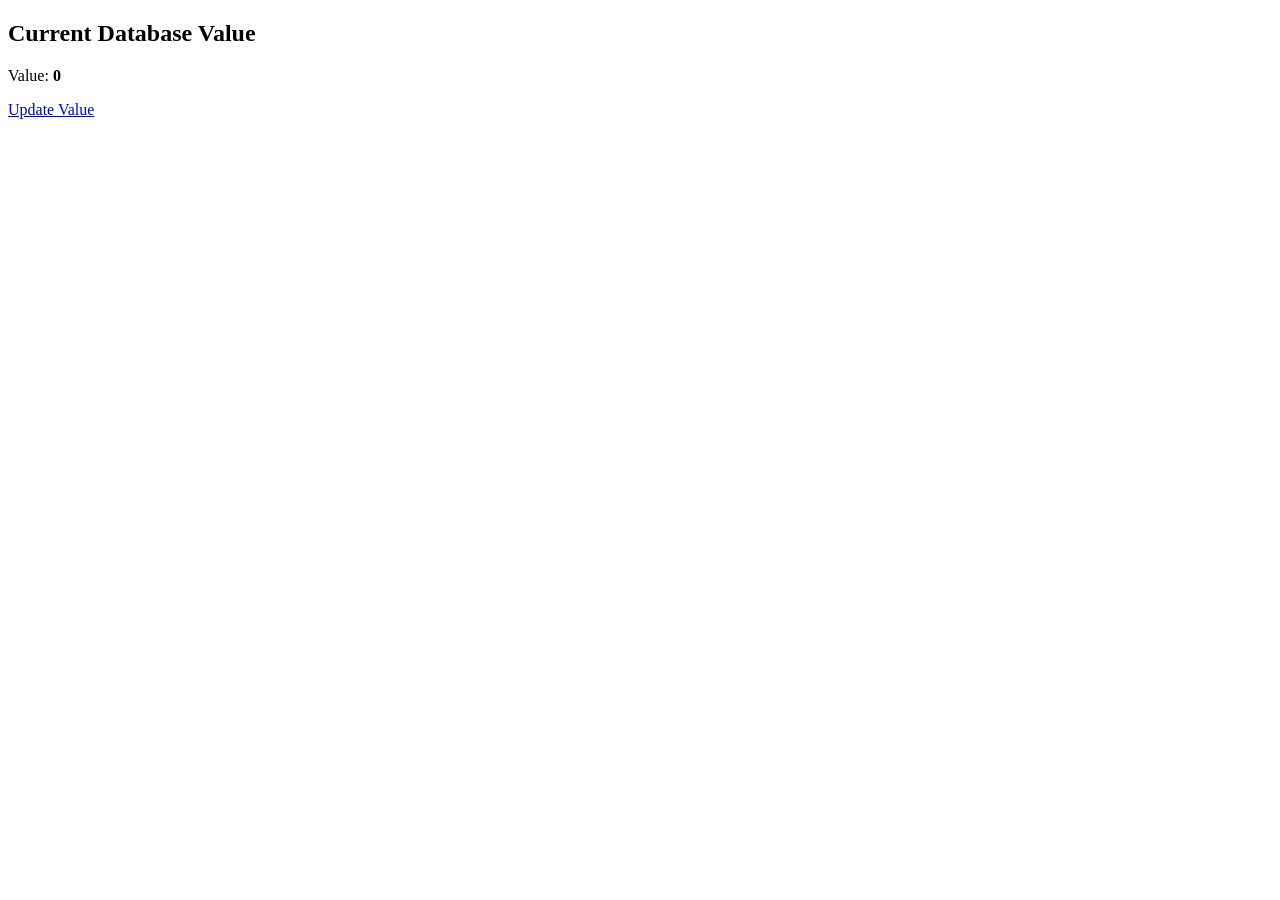
<file: H2_reference/H2/src/main/resources/templates/display.html>
<!DOCTYPE html>
<!-- 
    This is display.html - A simple webpage to show database data.
    Thymeleaf is used here to put Java data into the HTML.
-->
<html xmlns:th="http://www.thymeleaf.org">

<head>
    <title>Current Value</title>
    <!-- Link to our simple CSS file for alignment -->
    <link rel="stylesheet" th:href="@{/css/style.css}">
</head>

<body>
    <!-- The 'container' class centers everything on the page -->
    <div class="container">
        <h2>Current Database Value</h2>

        <!-- 
            th:text="${value}" 
            This tells Spring to replace the text inside <b> with the 
            value of the 'value' variable from the Java Controller.
        -->
        <p>Value: <b th:text="${value}">0</b></p>

        <!-- A simple link styled as a button -->
        <a href="/update" class="btn">Update Value</a>
    </div>
</body>

</html>
</file>
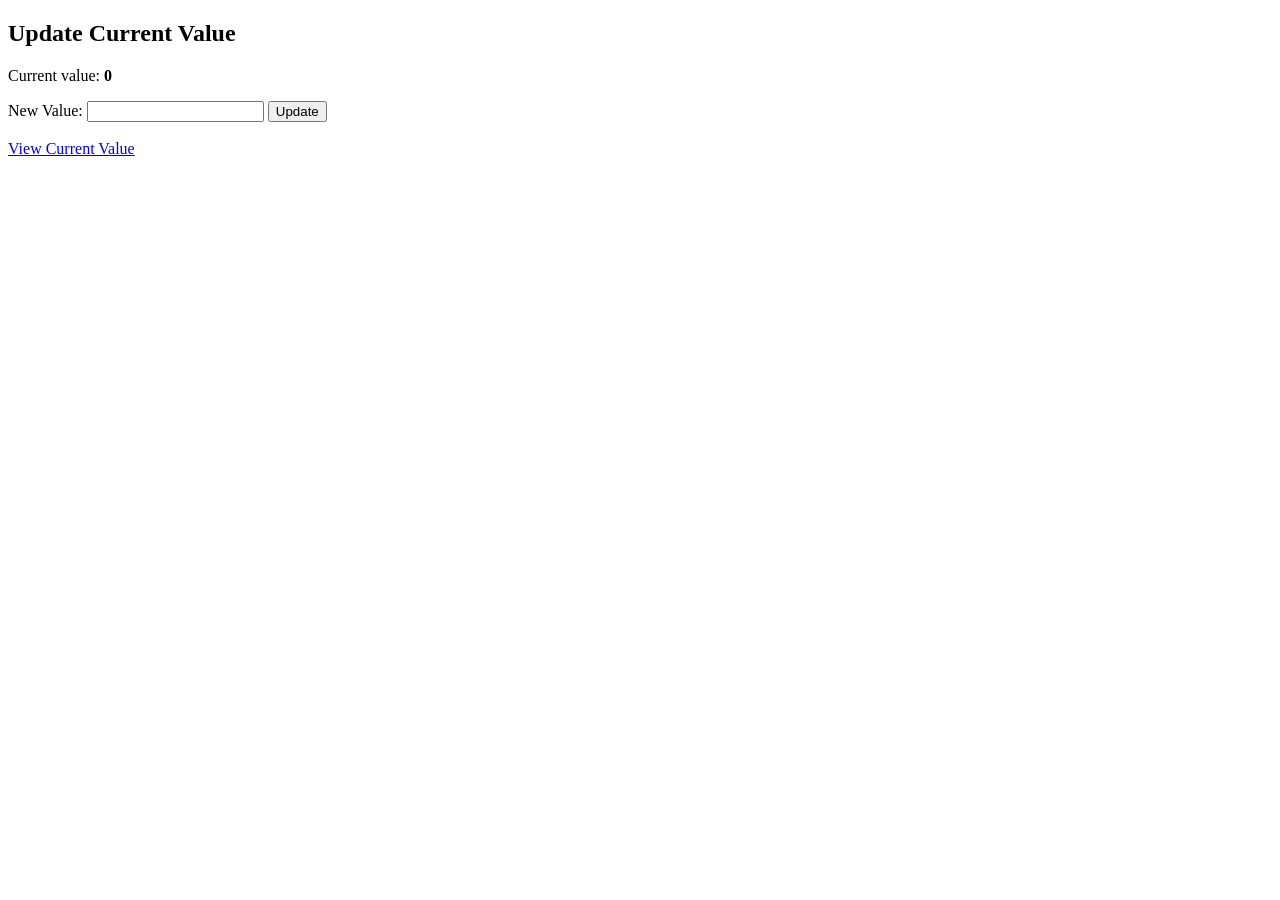
<file: H2_reference/H2/src/main/resources/templates/update.html>
<!DOCTYPE html>
<!-- 
    This is update.html - A simple form to change database data.
-->
<html xmlns:th="http://www.thymeleaf.org">

<head>
    <title>Update Value</title>
    <!-- Link to our simple CSS file for alignment -->
    <link rel="stylesheet" th:href="@{/css/style.css}">
</head>

<body>
    <div class="container">
        <h2>Update Current Value</h2>

        <!-- Show the user what the current value is before they change it -->
        <p>Current value: <b th:text="${current}">0</b></p>

        <!-- 
            The Form:
            method="post" -> Sends data to the server.
            action="/update" -> Calls the @PostMapping("/update") in our Java code.
        -->
        <form method="post" action="/update">
            <label>
                New Value:
                <input type="number" name="newValue" required />
            </label>
            <button type="submit" class="btn">Update</button>
        </form>

        <br>
        <!-- Link to go back to the view page -->
        <a href="/value">View Current Value</a>
    </div>
</body>

</html>
</file>
<file: src/main/resources/static/style.css>
:root {
    /* ===== ANTIGRAVITY "ORBITAL PRECISION" PALETTE ===== */

    /* Main Backgrounds - The Void (Deep Space) */
    --bg-dark: #0B0E14;
    --bg-secondary: #1A1F2C;
    --bg-card: rgba(26, 31, 44, 0.7);
    /* Soft Charcoal with Glassmorphism */
    --bg-card-hover: rgba(26, 31, 44, 0.9);

    /* Primary Brand - The Force */
    --primary: #4CC9F0;
    /* Electric Cyan */
    --primary-hover: #4895EF;
    --secondary: #7209B7;
    /* Magnetic Purple */
    --primary-gradient: linear-gradient(135deg, #4CC9F0 0%, #4361EE 100%);

    /* Action Accent - The Field */
    --accent: #7209B7;
    --accent-glow: rgba(76, 201, 240, 0.3);

    /* Status Indicators (The Standard) */
    --status-normal: #00F5D4;
    /* Neon Mint */
    --status-warning: #FF9E00;
    /* Safety Orange */
    --status-critical: #F72585;
    /* Hyper-Pink */
    --status-offline: #6B7280;

    /* Alert variants */
    --alert-danger: #F72585;
    --alert-warning: #FF9E00;

    /* Text Colors */
    --text-main: #F0F0F0;
    /* Moonlit Grey */
    --text-muted: #94A3B8;
    --text-faded: #64748B;
    --border-color: rgba(255, 255, 255, 0.08);
    /* Subtle glass border */

    /* Typography */
    --font-main: 'Inter',
        system-ui,
        -apple-system,
        sans-serif;
    --font-heading: 'Orbitron',
        monospace;

    /* Shadows & Effects - Levitation */
    --shadow-sm: 0 4px 6px -1px rgba(0, 0, 0, 0.5),
        0 2px 4px -1px rgba(0, 0, 0, 0.3);
    --shadow-md: 0 10px 15px -3px rgba(0, 0, 0, 0.5),
        0 4px 6px -2px rgba(0, 0, 0, 0.3);
    --shadow-glow: 0 0 20px rgba(76, 201, 240, 0.15);
    /* Cyan Glow */
    --glass-blur: blur(12px);
    --transition: 0.3s cubic-bezier(0.4, 0, 0.2, 1);

    /* Font Size Scaling */
    --font-scale: 1;

    /* Context Colors */
    --accent-voltage: #4CC9F0;
    /* Electric Cyan */
    --accent-current: #7209B7;
    /* Magnetic Purple */
    --accent-power: #FF9E00;
    /* Safety Orange */
    --accent-energy: #00F5D4;
    /* Neon Mint */

    /* Navigation Background */
    --nav-bg: rgba(11, 14, 20, 0.9);
}

/* ===== LIGHT MODE (Optional / Secondary) ===== */
:root[data-theme="light"] {
    --bg-dark: #F8F9FA;
    --bg-card: #FFFFFF;
    --bg-card-hover: #F1F5F9;
    --text-main: #1E293B;
    --text-muted: #64748B;
    --border-color: #E2E8F0;
    --shadow-sm: 0 2px 8px rgba(0, 0, 0, 0.05);
    --shadow-md: 0 8px 24px rgba(0, 0, 0, 0.1);
    --nav-bg: rgba(255, 255, 255, 0.9);
    --nav-text: #1E293B;
}

/* ===== ACCENT COLORS ===== */
[data-accent="blue"] {
    --primary: #3B82F6;
    --accent-current: #3B82F6;
}

[data-accent="green"] {
    --primary: #10B981;
    --accent-current: #10B981;
}

[data-accent="orange"] {
    --primary: #F97316;
    --accent-current: #F97316;
}

/* ===== FONT SIZES ===== */
[data-font-size="small"] {
    --font-scale: 0.875;
}

[data-font-size="medium"] {
    --font-scale: 1;
}

[data-font-size="large"] {
    --font-scale: 1.125;
}

/* ===== COMPACT VIEW ===== */
[data-compact="true"] .card {
    padding: 1rem;
}

[data-compact="true"] .reading-widget {
    padding: 0.875rem;
}

[data-compact="true"] .reading-value {
    font-size: 1.5rem;
}

[data-compact="true"] .chart-container {
    height: 180px;
}

[data-compact="true"] .device-status-grid {
    grid-template-columns: repeat(3, 1fr);
}

/* ===== ANIMATIONS TOGGLE ===== */
[data-animations="false"] * {
    animation: none !important;
    transition: none !important;
}

/* ===== SETTINGS BUTTON ===== */
.settings-btn {
    display: flex;
    align-items: center;
    justify-content: center;
    width: 40px;
    height: 40px;
    background: transparent;
    border: 1px solid var(--border-color);
    border-radius: 8px;
    color: var(--text-muted);
    font-size: 1.25rem;
    cursor: pointer;
    transition: all var(--transition);
    margin-left: 1rem;
}

.settings-btn:hover {
    color: var(--primary);
    border-color: var(--primary);
    background: rgba(76, 201, 240, 0.1);
}

/* ===== SETTINGS PANEL ===== */
.settings-overlay {
    position: fixed;
    top: 0;
    left: 0;
    width: 100%;
    height: 100%;
    background: rgba(0, 0, 0, 0.5);
    opacity: 0;
    visibility: hidden;
    transition: opacity 0.3s ease, visibility 0.3s ease;
    z-index: 2000;
}

.settings-overlay.active {
    opacity: 1;
    visibility: visible;
}

.settings-panel {
    position: fixed;
    top: 0;
    right: -400px;
    width: 380px;
    max-width: 100%;
    height: 100vh;
    background: var(--bg-dark);
    border-left: 1px solid var(--border-color);
    box-shadow: -4px 0 24px rgba(0, 0, 0, 0.3);
    transition: right 0.3s ease;
    z-index: 2001;
    display: flex;
    flex-direction: column;
    overflow: hidden;
}

.settings-panel.active {
    right: 0;
}

.settings-header {
    display: flex;
    justify-content: space-between;
    align-items: center;
    padding: 1.25rem 1.5rem;
    border-bottom: 1px solid var(--border-color);
    background: var(--bg-card);
}

.settings-header h2 {
    margin: 0;
    font-size: 1.1rem;
    color: var(--text-main);
}

.settings-close {
    display: flex;
    align-items: center;
    justify-content: center;
    width: 36px;
    height: 36px;
    background: transparent;
    border: 1px solid var(--border-color);
    border-radius: 6px;
    color: var(--text-muted);
    font-size: 1.25rem;
    cursor: pointer;
    transition: all var(--transition);
}

.settings-close:hover {
    color: var(--alert-danger);
    border-color: var(--alert-danger);
    background: rgba(239, 68, 68, 0.1);
}

.settings-body {
    flex: 1;
    overflow-y: auto;
    padding: 0;
}

/* Settings Sections */
.settings-section {
    padding: 1.25rem 1.5rem;
    border-bottom: 1px solid var(--border-color);
}

.settings-section:last-child {
    border-bottom: none;
}

.settings-section-title {
    font-family: var(--font-heading);
    font-size: 0.75rem;
    color: var(--primary);
    text-transform: uppercase;
    letter-spacing: 1px;
    margin-bottom: 1rem;
}

/* Settings Row */
.settings-row {
    display: flex;
    justify-content: space-between;
    align-items: center;
    padding: 0.75rem 0;
}

.settings-row+.settings-row {
    border-top: 1px solid var(--border-color);
}

.settings-label {
    display: flex;
    flex-direction: column;
    gap: 2px;
}

.settings-label span {
    font-size: calc(0.9rem * var(--font-scale));
    color: var(--text-main);
}

.settings-label small {
    font-size: calc(0.75rem * var(--font-scale));
    color: var(--text-muted);
}

/* Toggle Switch */
.toggle-switch {
    position: relative;
    width: 48px;
    height: 26px;
    flex-shrink: 0;
}

.toggle-switch input {
    opacity: 0;
    width: 0;
    height: 0;
}

.toggle-slider {
    position: absolute;
    top: 0;
    left: 0;
    right: 0;
    bottom: 0;
    background: var(--border-color);
    border-radius: 26px;
    cursor: pointer;
    transition: background 0.3s ease;
}

.toggle-slider::before {
    content: '';
    position: absolute;
    width: 20px;
    height: 20px;
    left: 3px;
    bottom: 3px;
    background: var(--text-main);
    border-radius: 50%;
    transition: transform 0.3s ease;
}

.toggle-switch input:checked+.toggle-slider {
    background: var(--primary);
}

.toggle-switch input:checked+.toggle-slider::before {
    transform: translateX(22px);
}

/* Dropdown Select */
.settings-select {
    padding: 8px 32px 8px 12px;
    background: var(--bg-card);
    border: 1px solid var(--border-color);
    border-radius: 6px;
    color: var(--text-main);
    font-family: var(--font-main);
    font-size: calc(0.85rem * var(--font-scale));
    cursor: pointer;
    appearance: none;
    background-image: url("data:image/svg+xml,%3Csvg xmlns='http://www.w3.org/2000/svg' width='12' height='12' viewBox='0 0 12 12'%3E%3Cpath fill='%239CA3AF' d='M2 4l4 4 4-4'/%3E%3C/svg%3E");
    background-repeat: no-repeat;
    background-position: right 10px center;
    min-width: 120px;
}

.settings-select:focus {
    outline: none;
    border-color: var(--primary);
}

/* Radio Options */
.settings-radio-group {
    display: flex;
    gap: 0.5rem;
    flex-wrap: wrap;
}

.settings-radio {
    position: relative;
}

.settings-radio input {
    position: absolute;
    opacity: 0;
    pointer-events: none;
}

.settings-radio label {
    display: inline-block;
    padding: 6px 14px;
    background: var(--bg-card);
    border: 1px solid var(--border-color);
    border-radius: 6px;
    font-size: calc(0.8rem * var(--font-scale));
    color: var(--text-muted);
    cursor: pointer;
    transition: all var(--transition);
}

.settings-radio input:checked+label {
    background: var(--primary);
    border-color: var(--primary);
    color: var(--bg-dark);
}

.settings-radio label:hover {
    border-color: var(--primary);
}

/* Color Options */
.color-options {
    display: flex;
    gap: 0.5rem;
}

.color-option {
    position: relative;
}

.color-option input {
    position: absolute;
    opacity: 0;
    pointer-events: none;
}

.color-option label {
    display: flex;
    align-items: center;
    justify-content: center;
    width: 36px;
    height: 36px;
    border-radius: 50%;
    cursor: pointer;
    transition: transform 0.2s ease, box-shadow 0.2s ease;
    border: 2px solid transparent;
}

.color-option label[data-color="blue"] {
    background: #3B82F6;
}

.color-option label[data-color="green"] {
    background: #10B981;
}

.color-option label[data-color="orange"] {
    background: #F97316;
}

.color-option input:checked+label {
    transform: scale(1.1);
    box-shadow: 0 0 0 3px var(--bg-dark), 0 0 0 5px currentColor;
    border-color: white;
}

.color-option label:hover {
    transform: scale(1.1);
}

/* Reset Button */
.settings-reset-btn {
    width: 100%;
    padding: 12px;
    background: transparent;
    border: 1px solid var(--alert-danger);
    border-radius: 6px;
    color: var(--alert-danger);
    font-family: var(--font-heading);
    font-size: 0.8rem;
    text-transform: uppercase;
    letter-spacing: 0.5px;
    cursor: pointer;
    transition: all var(--transition);
    margin-top: 0.5rem;
}

.settings-reset-btn:hover {
    background: var(--alert-danger);
    color: white;
}

/* ===== MOBILE SETTINGS PANEL ===== */
@media (max-width: 768px) {
    .settings-panel {
        width: 100%;
        right: -100%;
    }

    .settings-btn {
        width: 44px;
        height: 44px;
    }

    .toggle-switch {
        width: 52px;
        height: 30px;
    }

    .toggle-slider::before {
        width: 24px;
        height: 24px;
    }

    .toggle-switch input:checked+.toggle-slider::before {
        transform: translateX(22px);
    }

    .settings-row {
        padding: 1rem 0;
    }

    .settings-radio label {
        padding: 10px 18px;
        font-size: 0.9rem;
    }

    .color-option label {
        width: 44px;
        height: 44px;
    }
}

* {
    box-sizing: border-box;
    margin: 0;
    padding: 0;
}

html {
    scroll-behavior: smooth;
}

body {
    background-color: var(--bg-dark);
    color: var(--text-main);
    font-family: var(--font-main);
    line-height: 1.6;
    overflow-x: hidden;
    min-height: 100vh;
}

h1,
h2,
h3,
h4,
h5,
h6 {
    font-family: var(--font-heading);
    color: var(--primary);
    margin-bottom: 0.75rem;
    text-transform: uppercase;
    letter-spacing: 1px;
    font-weight: 600;
}

h1 {
    font-size: 1.75rem;
}

h2 {
    font-size: 1.4rem;
}

h3 {
    font-size: 1.1rem;
}

a {
    text-decoration: none;
    color: inherit;
    transition: color var(--transition);
}

a:hover {
    color: var(--primary);
}

/* Container */
.container {
    max-width: 1200px;
    margin: 0 auto;
    padding: 0 16px;
    width: 100%;
}

/* Buttons */
.btn {
    display: inline-flex;
    align-items: center;
    justify-content: center;
    padding: 12px 24px;
    min-height: 44px;
    background: transparent;
    border: 2px solid var(--primary);
    color: var(--primary);
    border-radius: 6px;
    font-family: var(--font-heading);
    font-size: 0.85rem;
    font-weight: 600;
    cursor: pointer;
    transition: all var(--transition);
    text-transform: uppercase;
    letter-spacing: 0.5px;
}

.btn:hover {
    background: var(--primary);
    color: var(--bg-dark);
    box-shadow: 0 0 15px var(--accent-glow);
}

.btn-secondary {
    border-color: var(--secondary);
    color: var(--secondary);
}

.btn-secondary:hover {
    background: var(--secondary);
    color: #fff;
    box-shadow: 0 0 15px rgba(114, 9, 183, 0.4);
}

.btn-sm {
    padding: 8px 16px;
    font-size: 0.75rem;
}

/* ===== NAVIGATION ===== */
.navbar {
    background: var(--nav-bg);
    border-bottom: 1px solid var(--border-color);
    padding: 0.75rem 0;
    position: fixed;
    width: 100%;
    top: 0;
    z-index: 1000;
    backdrop-filter: blur(12px);
}

.navbar .container {
    display: flex;
    justify-content: space-between;
    align-items: center;
}

.logo {
    font-family: var(--font-heading);
    font-size: 1.25rem;
    font-weight: 700;
    color: var(--primary);
    display: flex;
    align-items: center;
    gap: 2px;
}

.logo span {
    color: var(--text-main);
}

/* Hamburger Menu */
.hamburger {
    display: none;
    flex-direction: column;
    justify-content: center;
    align-items: center;
    width: 44px;
    height: 44px;
    background: transparent;
    border: none;
    cursor: pointer;
    padding: 8px;
    z-index: 1001;
}

.hamburger span {
    display: block;
    width: 24px;
    height: 2px;
    background: var(--text-main);
    margin: 3px 0;
    transition: all var(--transition);
    border-radius: 2px;
}

.hamburger.active span:nth-child(1) {
    transform: rotate(45deg) translate(5px, 5px);
}

.hamburger.active span:nth-child(2) {
    opacity: 0;
}

.hamburger.active span:nth-child(3) {
    transform: rotate(-45deg) translate(6px, -6px);
}

.nav-links {
    display: flex;
    gap: 2rem;
    list-style: none;
    align-items: center;
}

.nav-links a {
    font-size: 0.9rem;
    letter-spacing: 0.5px;
    position: relative;
    padding: 8px 0;
    color: var(--text-muted);
    transition: color var(--transition);
}

.nav-links a:hover,
.nav-links a.active {
    color: var(--primary);
}

.nav-links a::after {
    content: '';
    position: absolute;
    width: 0;
    height: 2px;
    bottom: 0;
    left: 0;
    background: var(--primary);
    transition: width var(--transition);
}

.nav-links a:hover::after,
.nav-links a.active::after {
    width: 100%;
}

/* ===== AUTH BUTTON (ChatGPT Style) ===== */
.auth-section {
    display: flex;
    align-items: center;
    margin-left: 1rem;
}

.auth-btn {
    display: inline-flex;
    align-items: center;
    justify-content: center;
    padding: 10px 20px;
    background: var(--primary);
    color: var(--bg-dark);
    font-family: var(--font-heading);
    font-size: 0.8rem;
    font-weight: 600;
    text-transform: uppercase;
    letter-spacing: 0.5px;
    border-radius: 6px;
    border: none;
    cursor: pointer;
    transition: all var(--transition);
    text-decoration: none;
}

.auth-btn:hover {
    background: #4895EF;
    color: white;
    box-shadow: 0 0 16px rgba(76, 201, 240, 0.5);
    transform: translateY(-1px);
}

.user-menu {
    display: flex;
    align-items: center;
    gap: 0.75rem;
}

.user-info-nav {
    color: var(--text-muted);
    font-size: 0.85rem;
    padding: 6px 12px;
    background: var(--bg-card);
    border: 1px solid var(--border-color);
    border-radius: 6px;
}

.logout-nav-btn {
    display: inline-flex;
    align-items: center;
    justify-content: center;
    padding: 8px 14px;
    background: transparent;
    color: var(--alert-danger);
    font-family: var(--font-main);
    font-size: 0.8rem;
    font-weight: 500;
    border: 1px solid var(--alert-danger);
    border-radius: 6px;
    cursor: pointer;
    transition: all var(--transition);
}

.logout-nav-btn:hover {
    background: var(--alert-danger);
    color: white;
}

/* ===== SECTIONS ===== */
section {
    padding: 80px 0 40px;
    min-height: auto;
}

.page-section {
    padding-top: 100px;
}

/* ===== HERO SECTION ===== */
.hero {
    background: radial-gradient(ellipse at center top, rgba(76, 201, 240, 0.06) 0%, transparent 60%);
    text-align: center;
    padding: 120px 0 60px;
    min-height: auto;
}

.hero h1 {
    font-size: 1.75rem;
    margin-bottom: 0.75rem;
    line-height: 1.3;
}

.hero p {
    font-size: 1rem;
    color: var(--text-muted);
    max-width: 600px;
    margin: 0 auto 1.5rem;
}

.hero-buttons {
    display: flex;
    gap: 1rem;
    justify-content: center;
    flex-wrap: wrap;
}

/* System Status Indicator */
.system-status {
    display: inline-flex;
    align-items: center;
    gap: 8px;
    background: var(--bg-card);
    border: 1px solid var(--border-color);
    padding: 10px 20px;
    border-radius: 50px;
    font-size: 0.85rem;
    margin-top: 1.5rem;
}

.system-status .dot {
    width: 10px;
    height: 10px;
    border-radius: 50%;
    background: var(--status-normal);
    box-shadow: 0 0 8px var(--status-normal);
    animation: pulse 2s infinite;
}

.system-status.offline .dot {
    background: var(--alert-danger);
    box-shadow: 0 0 8px var(--alert-danger);
}

@keyframes pulse {

    0%,
    100% {
        opacity: 1;
    }

    50% {
        opacity: 0.5;
    }
}

/* ===== CARDS ===== */
.card-grid {
    display: grid;
    grid-template-columns: repeat(auto-fit, minmax(260px, 1fr));
    gap: 1.25rem;
    width: 100%;
}

.card {
    background: var(--bg-card);
    border: 1px solid var(--border-color);
    padding: 1.5rem;
    border-radius: 10px;
    transition: transform var(--transition), box-shadow var(--transition);
    position: relative;
}

.card::before {
    content: '';
    position: absolute;
    top: 0;
    left: 0;
    right: 0;
    height: 3px;
    background: var(--primary);
    border-radius: 10px 10px 0 0;
    opacity: 0;
    transition: opacity var(--transition);
}

.card:hover {
    transform: translateY(-3px);
    box-shadow: var(--shadow-md);
}

.card:hover::before {
    opacity: 1;
}

.card h3 {
    font-size: 1rem;
    color: var(--text-main);
    margin-bottom: 0.5rem;
}

.card p {
    color: var(--text-muted);
    font-size: 0.9rem;
    line-height: 1.5;
}

.card-icon {
    width: 40px;
    height: 40px;
    margin-bottom: 1rem;
    color: var(--primary);
}

/* ===== DASHBOARD SPECIFIC ===== */
.dashboard-header {
    display: flex;
    justify-content: space-between;
    align-items: center;
    margin-bottom: 1.5rem;
    flex-wrap: wrap;
    gap: 1rem;
}

.dashboard-header h1 {
    margin-bottom: 0;
}

.connection-status {
    display: flex;
    align-items: center;
    gap: 8px;
    font-size: 0.85rem;
    color: var(--text-muted);
}

/* Reading Widgets */
.live-readings {
    display: grid;
    grid-template-columns: repeat(4, 1fr);
    gap: 1rem;
    margin-bottom: 1.5rem;
    width: 100%;
}

.reading-widget {
    background: var(--bg-card);
    border: 1px solid var(--border-color);
    padding: 1.25rem;
    border-radius: 10px;
    text-align: center;
}

.reading-widget h4 {
    font-family: var(--font-main);
    font-size: 0.8rem;
    color: var(--text-muted);
    text-transform: uppercase;
    letter-spacing: 0.5px;
    margin-bottom: 0.5rem;
}

.reading-value {
    font-family: var(--font-heading);
    font-size: 2rem;
    color: var(--primary);
    line-height: 1.2;
}

.reading-unit {
    font-size: 0.9rem;
    color: var(--text-muted);
}

.reading-timestamp {
    font-size: 0.7rem;
    color: var(--text-muted);
    margin-top: 0.5rem;
}

/* Charts Grid */
.charts-grid {
    display: grid;
    grid-template-columns: 2fr 1fr;
    gap: 1.25rem;
    margin-bottom: 1.5rem;
}

.chart-card {
    background: var(--bg-card);
    border: 1px solid var(--border-color);
    padding: 1.25rem;
    border-radius: 10px;
}

.chart-card h3 {
    font-size: 0.95rem;
    margin-bottom: 1rem;
}

.chart-container {
    position: relative;
    height: 250px;
    width: 100%;
}

/* Device Status */
.device-status-grid {
    display: grid;
    grid-template-columns: repeat(3, 1fr);
    gap: 1rem;
    margin-bottom: 1.5rem;
}

.device-card {
    background: var(--bg-card);
    border: 1px solid var(--border-color);
    padding: 1rem;
    border-radius: 10px;
    display: flex;
    align-items: center;
    gap: 1rem;
}

.device-icon {
    width: 40px;
    height: 40px;
    color: var(--primary);
    flex-shrink: 0;
}

.device-info h4 {
    font-family: var(--font-main);
    font-size: 0.75rem;
    color: var(--text-muted);
    text-transform: uppercase;
    margin-bottom: 0.25rem;
}

.device-info p {
    font-size: 0.9rem;
    color: var(--text-main);
    margin: 0;
}

/* Status Indicators */
.status-indicator {
    display: inline-block;
    width: 10px;
    height: 10px;
    border-radius: 50%;
    margin-right: 6px;
    background-color: var(--text-muted);
}

.status-normal {
    background-color: var(--status-normal);
    box-shadow: 0 0 6px var(--status-normal);
}

.status-warning {
    background-color: var(--alert-warning);
    box-shadow: 0 0 6px var(--alert-warning);
}

.status-danger {
    background-color: var(--alert-danger);
    box-shadow: 0 0 6px var(--alert-danger);
    animation: blink 1s infinite;
}

@keyframes blink {
    50% {
        opacity: 0.4;
    }
}

/* Theft Detection Module */
.theft-module {
    background: var(--bg-card);
    border: 1px solid var(--border-color);
    padding: 1.5rem;
    border-radius: 10px;
    margin-bottom: 1.5rem;
}

.theft-module h3 {
    margin-bottom: 1rem;
}

.theft-status-display {
    display: flex;
    align-items: center;
    gap: 1rem;
    flex-wrap: wrap;
}

.status-badge {
    display: inline-flex;
    align-items: center;
    gap: 8px;
    padding: 10px 20px;
    border-radius: 8px;
    font-family: var(--font-heading);
    font-size: 1rem;
    font-weight: 600;
    text-transform: uppercase;
}

.status-badge.normal {
    background: rgba(34, 197, 94, 0.15);
    border: 1px solid var(--status-normal);
    color: var(--status-normal);
}

.status-badge.warning {
    background: rgba(245, 158, 11, 0.15);
    border: 1px solid var(--alert-warning);
    color: var(--alert-warning);
}

.status-badge.danger {
    background: rgba(239, 68, 68, 0.15);
    border: 1px solid var(--alert-danger);
    color: var(--alert-danger);
    animation: pulse-danger 1s infinite;
}

@keyframes pulse-danger {

    0%,
    100% {
        box-shadow: 0 0 0 0 rgba(239, 68, 68, 0.4);
    }

    50% {
        box-shadow: 0 0 0 8px rgba(239, 68, 68, 0);
    }
}

.theft-description {
    color: var(--text-muted);
    font-size: 0.9rem;
}

/* ===== ALERTS PAGE ===== */
.alerts-summary {
    display: grid;
    grid-template-columns: repeat(3, 1fr);
    gap: 1rem;
    margin-bottom: 1.5rem;
}

.alert-summary-card {
    background: var(--bg-card);
    border: 1px solid var(--border-color);
    padding: 1.25rem;
    border-radius: 10px;
    text-align: center;
}

.alert-summary-card .count {
    font-family: var(--font-heading);
    font-size: 2.5rem;
    line-height: 1;
    margin-bottom: 0.5rem;
}

.alert-summary-card .count.danger {
    color: var(--alert-danger);
}

.alert-summary-card .count.warning {
    color: var(--alert-warning);
}

.alert-summary-card .count.success {
    color: var(--status-normal);
}

.alert-summary-card .label {
    font-size: 0.8rem;
    color: var(--text-muted);
    text-transform: uppercase;
    letter-spacing: 0.5px;
}

/* Alert Table */
.alert-table-wrapper {
    background: var(--bg-card);
    border: 1px solid var(--border-color);
    border-radius: 10px;
    overflow: hidden;
}

.alert-table {
    width: 100%;
    border-collapse: collapse;
}

.alert-table th,
.alert-table td {
    text-align: left;
    padding: 1rem;
    border-bottom: 1px solid var(--border-color);
}

.alert-table th {
    background: rgba(0, 0, 0, 0.2);
    color: var(--primary);
    font-family: var(--font-heading);
    font-size: 0.75rem;
    text-transform: uppercase;
    letter-spacing: 0.5px;
}

.alert-table td {
    font-size: 0.9rem;
    color: var(--text-main);
}

.alert-table tbody tr {
    transition: background var(--transition);
}

.alert-table tbody tr:hover {
    background: var(--bg-card-hover);
}

.alert-table tbody tr:last-child td {
    border-bottom: none;
}

.alert-table tbody tr.critical {
    background: rgba(239, 68, 68, 0.1);
}

.alert-table tbody tr.critical:hover {
    background: rgba(239, 68, 68, 0.15);
}

/* Severity Badges */
.severity-badge {
    display: inline-flex;
    align-items: center;
    gap: 4px;
    padding: 4px 10px;
    border-radius: 4px;
    font-size: 0.75rem;
    font-weight: 600;
    text-transform: uppercase;
}

.severity-badge.critical {
    background: rgba(239, 68, 68, 0.2);
    color: var(--alert-danger);
}

.severity-badge.warning {
    background: rgba(245, 158, 11, 0.2);
    color: var(--alert-warning);
}

.severity-badge.info {
    background: rgba(76, 201, 240, 0.2);
    color: var(--primary);
}

/* ===== ABOUT PAGE ===== */
.about-section {
    margin-bottom: 3rem;
}

.about-section h2 {
    margin-bottom: 1rem;
}

.about-section p {
    color: var(--text-muted);
    max-width: 800px;
    line-height: 1.7;
}

.objectives-list {
    list-style: none;
    margin-top: 1rem;
}

.objectives-list li {
    display: flex;
    align-items: flex-start;
    gap: 12px;
    margin-bottom: 12px;
    color: var(--text-muted);
}

.objectives-list .check {
    color: var(--status-normal);
    font-size: 1.1rem;
    flex-shrink: 0;
    margin-top: 2px;
}

/* ===== CONTACT PAGE ===== */
.contact-grid {
    display: grid;
    grid-template-columns: 1fr 1fr;
    gap: 2rem;
}

.contact-info-card {
    background: var(--bg-card);
    border: 1px solid var(--border-color);
    padding: 2rem;
    border-radius: 10px;
}

.contact-info-card h2 {
    color: var(--primary);
    margin-bottom: 0.25rem;
}

.contact-info-card .role {
    color: var(--text-muted);
    margin-bottom: 1.5rem;
}

.contact-details {
    margin-top: 1rem;
}

.contact-details p {
    display: flex;
    margin-bottom: 0.75rem;
    font-size: 0.95rem;
}

.contact-details strong {
    color: var(--text-main);
    min-width: 120px;
}

.contact-details span {
    color: var(--text-muted);
}

/* Contact Form */
.contact-form {
    background: var(--bg-card);
    border: 1px solid var(--border-color);
    padding: 2rem;
    border-radius: 10px;
}

.contact-form h3 {
    margin-bottom: 1.5rem;
}

.form-group {
    margin-bottom: 1.25rem;
}

.form-group label {
    display: block;
    font-size: 0.85rem;
    color: var(--text-muted);
    margin-bottom: 0.5rem;
    text-transform: uppercase;
    letter-spacing: 0.5px;
}

.form-group input,
.form-group textarea {
    width: 100%;
    padding: 12px 16px;
    background: var(--bg-dark);
    border: 1px solid var(--border-color);
    border-radius: 6px;
    color: var(--text-main);
    font-family: var(--font-main);
    font-size: 0.95rem;
    transition: border-color var(--transition);
}

.form-group input:focus,
.form-group textarea:focus {
    outline: none;
    border-color: var(--primary);
}

.form-group textarea {
    min-height: 120px;
    resize: vertical;
}

/* ===== FOOTER ===== */
footer {
    border-top: 1px solid var(--border-color);
    padding: 1.5rem 0;
    text-align: center;
    color: var(--text-muted);
    font-size: 0.85rem;
    margin-top: auto;
}

/* ===== BACKGROUND ===== */
.bg-grid {
    position: fixed;
    top: 0;
    left: 0;
    width: 100vw;
    height: 100vh;
    background-image:
        linear-gradient(rgba(56, 189, 248, 0.02) 1px, transparent 1px),
        linear-gradient(90deg, rgba(56, 189, 248, 0.02) 1px, transparent 1px);
    background-size: 50px 50px;
    z-index: -1;
    pointer-events: none;
}

/* ===== RESPONSIVE DESIGN ===== */

/* Tablet */
@media (max-width: 992px) {
    .live-readings {
        grid-template-columns: repeat(2, 1fr);
    }

    .charts-grid {
        grid-template-columns: 1fr;
    }

    .device-status-grid {
        grid-template-columns: repeat(2, 1fr);
    }

    .alerts-summary {
        grid-template-columns: repeat(2, 1fr);
    }

    .contact-grid {
        grid-template-columns: 1fr;
    }
}

/* Mobile */
@media (max-width: 768px) {
    h1 {
        font-size: 1.5rem;
    }

    h2 {
        font-size: 1.2rem;
    }

    .hamburger {
        display: flex;
    }

    .nav-links {
        position: fixed;
        top: 0;
        right: -100%;
        width: 75%;
        max-width: 300px;
        height: 100vh;
        background: var(--bg-dark);
        border-left: 1px solid var(--border-color);
        flex-direction: column;
        justify-content: flex-start;
        padding: 80px 24px 24px;
        gap: 0;
        transition: right var(--transition);
        z-index: 1000;
    }

    .nav-links.active {
        right: 0;
    }

    .nav-links li {
        width: 100%;
    }

    .nav-links a {
        display: block;
        padding: 16px 0;
        border-bottom: 1px solid var(--border-color);
        font-size: 1rem;
    }

    .nav-overlay {
        position: fixed;
        top: 0;
        left: 0;
        width: 100%;
        height: 100%;
        background: rgba(0, 0, 0, 0.5);
        opacity: 0;
        visibility: hidden;
        transition: opacity var(--transition), visibility var(--transition);
        z-index: 999;
    }

    .nav-overlay.active {
        opacity: 1;
        visibility: visible;
    }

    .hero {
        padding: 100px 0 40px;
    }

    .hero h1 {
        font-size: 1.4rem;
    }

    .hero p {
        font-size: 0.95rem;
    }

    .hero-buttons {
        flex-direction: column;
        align-items: center;
    }

    .hero-buttons .btn {
        width: 100%;
        max-width: 280px;
    }

    .card-grid {
        grid-template-columns: 1fr;
    }

    .live-readings {
        grid-template-columns: repeat(2, 1fr);
    }

    .reading-value {
        font-size: 1.6rem;
    }

    .device-status-grid {
        grid-template-columns: 1fr;
    }

    .device-card {
        flex-direction: row;
    }

    .alerts-summary {
        grid-template-columns: 1fr;
    }

    .alert-summary-card .count {
        font-size: 2rem;
    }

    .alert-table-wrapper {
        overflow-x: auto;
    }

    .alert-table {
        min-width: 600px;
    }

    .alert-table th,
    .alert-table td {
        padding: 0.75rem;
        font-size: 0.85rem;
    }

    .theft-status-display {
        flex-direction: column;
        align-items: flex-start;
    }

    section {
        padding: 60px 0 30px;
    }

    .page-section {
        padding-top: 80px;
    }
}

/* Small Mobile */
@media (max-width: 480px) {
    .container {
        padding: 0 12px;
    }

    .live-readings {
        grid-template-columns: 1fr 1fr;
        gap: 0.75rem;
    }

    .reading-widget {
        padding: 1rem;
    }

    .reading-value {
        font-size: 1.4rem;
    }

    .reading-widget h4 {
        font-size: 0.7rem;
    }

    .chart-container {
        height: 200px;
    }

    .status-badge {
        font-size: 0.85rem;
        padding: 8px 16px;
    }

    .btn {
        padding: 10px 20px;
        font-size: 0.8rem;
    }
}

/* Print Styles */
@media print {

    .navbar,
    .hamburger,
    .bg-grid,
    footer {
        display: none;
    }

    body {
        background: white;
        color: black;
    }

    .card {
        border: 1px solid #ccc;
        break-inside: avoid;
    }
}

/* Contact Page Enhancements */
.contact-title {
    display: flex;
    align-items: center;
    gap: 12px;
    font-size: 2.2rem;
    font-weight: 600;
    color: var(--text-main);
}

.contact-icon {
    font-size: 2.4rem;
    color: var(--primary);
}

.whatsapp-float {
    position: fixed;
    bottom: 24px;
    right: 24px;
    width: 56px;
    height: 56px;
    background-color: #25d366;
    color: #fff;
    border-radius: 50%;
    display: flex;
    align-items: center;
    justify-content: center;
    font-size: 26px;
    box-shadow: 0 8px 20px rgba(0, 0, 0, 0.3);
    z-index: 1000;
    transition: transform 0.2s ease;
}

.whatsapp-float:hover {
    transform: scale(1.1);
    color: #fff;
}

/* ===== HEXHIVE COLLABORATION STYLES ===== */

/* Highlight Card - For internship collaboration section */
.highlight-card {
    border-left: 4px solid var(--accent-energy);
    background: linear-gradient(135deg, var(--bg-card) 0%, rgba(34, 197, 94, 0.05) 100%);
}

.highlight-card h3 {
    color: var(--accent-energy);
}

/* Collaboration Meta Info */
.collab-meta {
    display: flex;
    flex-wrap: wrap;
    gap: 1.5rem;
    margin-top: 1.25rem;
    padding-top: 1rem;
    border-top: 1px solid var(--border-color);
    color: var(--text-muted);
    font-size: 0.9rem;
}

.collab-meta span {
    display: flex;
    align-items: center;
    gap: 0.5rem;
}

/* Mentor/Recognition Note */
.mentor-note {
    margin-top: 1.25rem;
    padding: 1rem;
    background: rgba(56, 189, 248, 0.08);
    border-left: 3px solid var(--primary);
    border-radius: 0 6px 6px 0;
    font-style: italic;
    color: var(--text-main);
}

/* Footer Collaboration Text */
.footer-collab {
    font-size: 0.85rem;
    color: var(--text-muted);
    margin-top: 0.75rem;
    font-style: italic;
    padding-top: 0.75rem;
    border-top: 1px solid var(--border-color);
}

/* Team Skills List */
.skills-list {
    display: grid;
    grid-template-columns: repeat(auto-fit, minmax(200px, 1fr));
    gap: 0.75rem;
    margin: 1rem 0;
    padding: 0;
    list-style: none;
}

.skills-list li {
    display: flex;
    align-items: center;
    gap: 0.5rem;
    padding: 0.5rem 0.75rem;
    background: rgba(255, 255, 255, 0.03);
    border-radius: 6px;
    color: var(--text-muted);
    font-size: 0.9rem;
}

.skills-list li::before {
    content: '✓';
    color: var(--accent-energy);
    font-weight: bold;
}

/* Hexhive Logo Style */
.logo-hexhive {
    font-family: var(--font-heading);
    font-size: 1.25rem;
    font-weight: 700;
    color: #00BFA5;
    display: flex;
    align-items: center;
    gap: 2px;
}

.logo-hexhive span {
    color: var(--text-main);
}

@media (max-width: 768px) {
    .collab-meta {
        flex-direction: column;
        gap: 0.75rem;
    }

    .skills-list {
        grid-template-columns: 1fr;
    }
}

/* ===== HEXHIVE COLLABORATION STYLES ===== */
.highlight-card {
    border-left: 4px solid var(--success);
    background: linear-gradient(135deg, var(--bg-card) 0%, rgba(34, 197, 94, 0.05) 100%);
    padding: 2rem;
    border-radius: 12px;
    margin-bottom: 2rem;
}

.collab-meta {
    display: flex;
    gap: 2rem;
    margin-top: 1.5rem;
    color: var(--text-muted);
    font-size: 0.9rem;
    flex-wrap: wrap;
    border-top: 1px solid var(--border);
    padding-top: 1rem;
}

.collab-meta span {
    display: flex;
    align-items: center;
    gap: 0.5rem;
}

.mentor-note {
    margin-top: 1.5rem;
    padding: 1rem;
    background: rgba(56, 189, 248, 0.1);
    border: 1px solid rgba(56, 189, 248, 0.2);
    border-radius: 8px;
    font-style: italic;
    color: var(--text-secondary);
    display: flex;
    align-items: center;
    gap: 0.75rem;
}

.mentor-note::before {
    content: '💡';
    font-style: normal;
}

.footer-collab {
    font-size: 0.85rem;
    color: var(--text-muted);
    margin-top: 1rem;
    font-style: italic;
    opacity: 0.8;
}

/* Internship Page Specifics */
.internship-header {
    text-align: center;
    margin-bottom: 3rem;
}

.tech-stack-grid {
    display: grid;
    grid-template-columns: repeat(auto-fit, minmax(120px, 1fr));
    gap: 1.5rem;
    margin: 2rem 0;
}

.tech-item {
    background: var(--bg-card);
    border: 1px solid var(--border);
    border-radius: 8px;
    padding: 1rem;
    text-align: center;
    transition: all var(--transition);
}

.tech-item:hover {
    border-color: var(--accent);
    transform: translateY(-3px);
}

.team-list {
    list-style: none;
    display: grid;
    grid-template-columns: repeat(auto-fit, minmax(250px, 1fr));
    gap: 1.5rem;
}

.team-member-card {
    background: var(--bg-card);
    border: 1px solid var(--border);
    border-radius: 12px;
    padding: 1.5rem;
    display: flex;
    align-items: center;
    gap: 1rem;
    transition: all var(--transition);
}

.team-member-card:hover {
    border-color: var(--primary);
    box-shadow: var(--shadow-glow);
}

.member-avatar {
    width: 50px;
    height: 50px;
    background: var(--gradient-1);
    border-radius: 50%;
    display: flex;
    align-items: center;
    justify-content: center;
    font-weight: 700;
    color: white;
    font-family: var(--font-heading);
}

.member-info h4 {
    margin: 0;
    font-size: 1rem;
    color: var(--text-primary);
}

.member-info span {
    font-size: 0.85rem;
    color: var(--text-muted);
}

/* ===== DASHBOARD SPECIFIC STYLES ===== */
.dashboard-container {
    max-width: 1440px;
    margin: 0 auto;
    padding: 2rem;
    padding-top: 100px;
}

.dashboard-header {
    display: flex;
    justify-content: space-between;
    align-items: center;
    margin-bottom: 2.5rem;
    flex-wrap: wrap;
    gap: 1.5rem;
    border-bottom: 1px solid var(--border-color);
    padding-bottom: 1.5rem;
}

.dashboard-header h1 {
    font-family: 'Orbitron', monospace;
    font-size: 2rem;
    color: var(--text-main);
    letter-spacing: 1px;
    text-transform: uppercase;
}

.user-info {
    display: flex;
    align-items: center;
    gap: 1.25rem;
}

.user-badge {
    background: var(--bg-card);
    border: 1px solid var(--border-color);
    padding: 0.6rem 1.25rem;
    border-radius: 4px;
    font-size: 0.85rem;
    font-family: var(--font-heading);
    color: var(--text-muted);
    box-shadow: inset 0 2px 4px rgba(0, 0, 0, 0.2);
}

.user-badge .role {
    color: var(--secondary);
    font-weight: 700;
}

.logout-btn {
    padding: 0.6rem 1.25rem;
    background: transparent;
    border: 1px solid var(--status-critical);
    color: var(--status-critical);
    border-radius: 4px;
    cursor: pointer;
    transition: all 0.2s;
    font-family: var(--font-heading);
    text-transform: uppercase;
    font-size: 0.8rem;
    letter-spacing: 0.5px;
}

.logout-btn:hover {
    background: var(--status-critical);
    color: white;
    box-shadow: 0 0 12px rgba(255, 61, 29, 0.4);
}

/* Industrial Sensor Grid */
.stats-grid {
    display: grid;
    grid-template-columns: repeat(auto-fit, minmax(240px, 1fr));
    gap: 1.5rem;
    margin-bottom: 2rem;
}

.stat-card {
    background: var(--bg-card);
    backdrop-filter: var(--glass-blur);
    -webkit-backdrop-filter: var(--glass-blur);
    border: 1px solid var(--border-color);
    border-left: 4px solid var(--primary);
    border-radius: 6px;
    padding: 1.75rem;
    display: flex;
    flex-direction: column;
    justify-content: space-between;
    position: relative;
    box-shadow: var(--shadow-sm);
    transition: var(--transition);
}

.stat-card:hover {
    border-color: var(--primary);
    box-shadow: var(--shadow-glow);
    transform: translateY(-2px);
}

/* Stat card accent variants */
.stat-card.voltage {
    border-left-color: var(--accent-voltage);
}

.stat-card.current {
    border-left-color: var(--accent-current);
}

.stat-card.power {
    border-left-color: var(--accent-power);
}

.stat-card.energy {
    border-left-color: var(--accent-energy);
}

.stat-card.voltage .value {
    color: var(--accent-voltage);
    text-shadow: 0 0 10px rgba(76, 201, 240, 0.3);
}

.stat-card.current .value {
    color: var(--accent-current);
    text-shadow: 0 0 10px rgba(114, 9, 183, 0.3);
}

.stat-card.power .value {
    color: var(--accent-power);
    text-shadow: 0 0 10px rgba(255, 158, 0, 0.3);
}

.stat-card.energy .value {
    color: var(--accent-energy);
    text-shadow: 0 0 10px rgba(0, 245, 212, 0.3);
}

.stat-card .label {
    color: var(--text-muted);
    font-size: 0.8rem;
    text-transform: uppercase;
    letter-spacing: 1px;
    font-weight: 600;
    margin-bottom: 0.75rem;
}

.stat-card .value {
    font-family: 'Orbitron', monospace;
    font-size: 2.25rem;
    font-weight: 700;
    color: var(--text-main);
    text-shadow: 0 0 10px rgba(76, 201, 240, 0.3);
}

/* Status Variants */
.stat-card.success {
    border-left-color: var(--status-normal);
}

.stat-card.success .value {
    color: var(--status-normal);
    text-shadow: 0 0 10px rgba(0, 245, 212, 0.3);
}

.stat-card.danger {
    border-left-color: var(--status-critical);
}

.stat-card.danger .value {
    color: var(--status-critical);
    text-shadow: 0 0 10px rgba(247, 37, 133, 0.3);
    animation: pulse-red 2s infinite;
}

@keyframes pulse-red {
    0% {
        text-shadow: 0 0 10px rgba(247, 37, 133, 0.3);
    }

    50% {
        text-shadow: 0 0 20px rgba(247, 37, 133, 0.6);
    }

    100% {
        text-shadow: 0 0 10px rgba(247, 37, 133, 0.3);
    }
}

/* Charts Section */
.charts-grid {
    display: grid;
    grid-template-columns: 2fr 1fr;
    gap: 1.5rem;
    margin-bottom: 2rem;
}

.chart-card {
    background: var(--bg-card);
    backdrop-filter: var(--glass-blur);
    -webkit-backdrop-filter: var(--glass-blur);
    border: 1px solid var(--border-color);
    border-radius: 6px;
    padding: 1.5rem;
    box-shadow: var(--shadow-sm);
    transition: var(--transition);
}

.chart-card:hover {
    box-shadow: var(--shadow-glow);
    border-color: rgba(76, 201, 240, 0.3);
}

.chart-card h3 {
    color: var(--text-main);
    margin-bottom: 1.5rem;
    font-size: 1rem;
    text-transform: uppercase;
    letter-spacing: 1px;
    border-left: 3px solid var(--primary);
    padding-left: 0.75rem;
}

.chart-container {
    position: relative;
    height: 320px;
}

/* Data Tables - Console Style */
.readings-table {
    background: var(--bg-card);
    backdrop-filter: var(--glass-blur);
    -webkit-backdrop-filter: var(--glass-blur);
    border: 1px solid var(--border-color);
    border-radius: 6px;
    padding: 0;
    overflow-x: auto;
    box-shadow: var(--shadow-sm);
}

.readings-table h3 {
    padding: 1.5rem;
    margin: 0;
    border-bottom: 1px solid var(--border-color);
    font-size: 1rem;
    text-transform: uppercase;
    border-left: 3px solid var(--secondary);
    padding-left: 1.25rem;
    color: var(--text-main);
}

.readings-table table {
    width: 100%;
    border-collapse: collapse;
}

.readings-table th {
    background: rgba(0, 0, 0, 0.2);
    padding: 1rem;
    text-align: left;
    color: var(--text-muted);
    font-family: var(--font-heading);
    font-size: 0.75rem;
    text-transform: uppercase;
    letter-spacing: 1px;
    border-bottom: 1px solid var(--border-color);
}

.readings-table td {
    padding: 1rem;
    border-bottom: 1px solid var(--border-color);
    color: var(--text-main);
    font-family: 'Inter', monospace;
    font-size: 0.9rem;
}

.readings-table tr:hover {
    background: rgba(255, 255, 255, 0.02);
}

/* Status Badges */
.theft-badge {
    display: inline-flex;
    align-items: center;
    padding: 0.25rem 0.75rem;
    border-radius: 2px;
    font-size: 0.75rem;
    font-weight: 700;
    text-transform: uppercase;
    letter-spacing: 0.5px;
}

.theft-badge.normal {
    background: rgba(33, 191, 6, 0.1);
    color: var(--status-normal);
    border: 1px solid rgba(33, 191, 6, 0.3);
}

.theft-badge.theft {
    background: rgba(255, 61, 29, 0.1);
    color: var(--status-critical);
    border: 1px solid rgba(255, 61, 29, 0.3);
    animation: blink-red 1s infinite alternate;
}

@keyframes blink-red {
    from {
        border-color: rgba(255, 61, 29, 0.3);
    }

    to {
        border-color: rgba(255, 61, 29, 1);
    }
}

/* Alerts Panel */
.alerts-section {
    background: var(--bg-card);
    border: 1px solid var(--border-color);
    border-top: 3px solid var(--status-critical);
    border-radius: 2px;
    padding: 1.5rem;
    margin-top: 2rem;
}

.alerts-section h3 {
    color: var(--text-main);
    margin-bottom: 1.5rem;
    font-family: var(--font-heading);
}

.alert-item {
    display: flex;
    justify-content: space-between;
    align-items: center;
    padding: 1rem;
    background: rgba(255, 61, 29, 0.05);
    border: 1px solid var(--status-critical);
    border-left-width: 4px;
    margin-bottom: 1rem;
}

.alert-item .alert-type {
    font-family: var(--font-heading);
    color: var(--status-critical);
    font-weight: 700;
    margin-bottom: 0.25rem;
}

.alert-item .alert-desc {
    color: var(--text-muted);
    font-size: 0.9rem;
}

.resolve-btn {
    background: transparent;
    border: 1px solid var(--status-normal);
    color: var(--status-normal);
    padding: 6px 16px;
    text-transform: uppercase;
    font-weight: 600;
    font-size: 0.75rem;
    border-radius: 2px;
    cursor: pointer;
    transition: all 0.2s;
}

.resolve-btn:hover {
    background: var(--status-normal);
    color: #000;
}

.no-alerts {
    text-align: center;
    color: var(--text-muted);
    padding: 2rem;
    background: rgba(33, 191, 6, 0.05);
    border: 1px dashed var(--status-normal);
}

@media (max-width: 1024px) {
    .charts-grid {
        grid-template-columns: 1fr;
    }
}

/* Update Values Form Styles */
.update-card {
    background: var(--bg-card);
    border: 1px solid var(--border-color);
    border-left: 4px solid var(--secondary);
    border-radius: 2px;
    padding: 1.5rem;
    margin-bottom: 2rem;
}

.update-card h3 {
    color: var(--text-main);
    margin-bottom: 1.5rem;
    font-size: 1rem;
    text-transform: uppercase;
    letter-spacing: 1px;
    border-left: 3px solid var(--secondary);
    padding-left: 0.75rem;
}

.form-grid {
    display: grid;
    grid-template-columns: repeat(auto-fit, minmax(180px, 1fr));
    gap: 1.5rem;
    margin-bottom: 1.5rem;
}

.form-group label {
    display: block;
    color: var(--text-muted);
    font-size: 0.8rem;
    text-transform: uppercase;
    letter-spacing: 1px;
    margin-bottom: 0.5rem;
}

.form-group input {
    width: 100%;
    padding: 0.75rem 1rem;
    background: rgba(0, 0, 0, 0.3);
    border: 1px solid var(--border-color);
    border-radius: 4px;
    color: var(--text-main);
    font-family: 'Orbitron', monospace;
    font-size: 1.1rem;
}

.form-group input:focus {
    outline: none;
    border-color: var(--primary);
    box-shadow: 0 0 10px rgba(56, 189, 248, 0.2);
}

.update-btn {
    padding: 0.8rem 2rem;
    background: linear-gradient(135deg, var(--primary), var(--secondary));
    border: none;
    border-radius: 4px;
    color: white;
    font-family: var(--font-heading);
    font-size: 0.9rem;
    text-transform: uppercase;
    letter-spacing: 1px;
    cursor: pointer;
    transition: all 0.3s;
}

.update-btn:hover {
    transform: translateY(-2px);
    box-shadow: 0 4px 15px rgba(56, 189, 248, 0.3);
}

.update-btn:disabled {
    opacity: 0.5;
    cursor: not-allowed;
    transform: none;
}

#updateStatus {
    margin-top: 1rem;
    padding: 0.75rem;
    border-radius: 4px;
    text-align: center;
    display: none;
}

#updateStatus.success {
    display: block;
    background: rgba(34, 197, 94, 0.1);
    border: 1px solid var(--status-normal);
    color: var(--status-normal);
}

#updateStatus.error {
    display: block;
    background: rgba(255, 61, 29, 0.1);
    border: 1px solid var(--status-critical);
    color: var(--status-critical);
}
</file>
